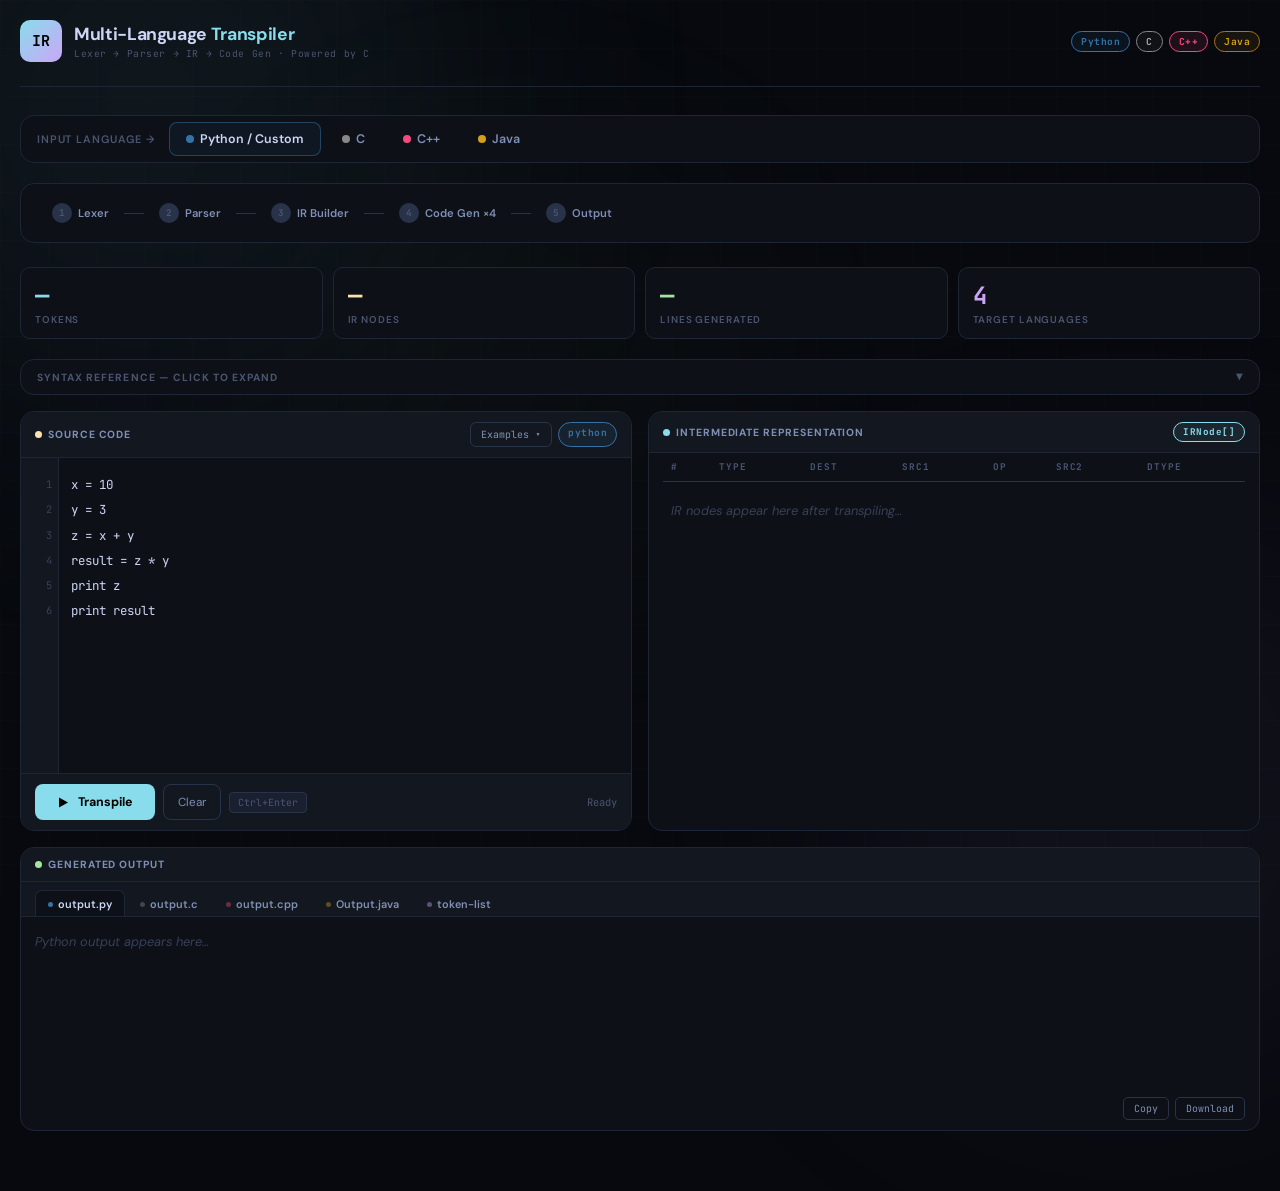
<file: index.html>
<!DOCTYPE html>
<html lang="en">
<head>
<meta charset="UTF-8"/>
<meta name="viewport" content="width=device-width,initial-scale=1"/>
<title>Multi-Language Transpiler v2</title>
<link rel="preconnect" href="https://fonts.googleapis.com"/>
<link href="https://fonts.googleapis.com/css2?family=JetBrains+Mono:ital,wght@0,400;0,500;0,700;1,400&family=DM+Sans:wght@400;500;600;700&display=swap" rel="stylesheet"/>
<style>
*,*::before,*::after{box-sizing:border-box;margin:0;padding:0}
:root{
  --bg:#07090e;--s1:#0d1017;--s2:#131820;--s3:#1a2030;
  --b1:#1e2636;--b2:#28334a;--b3:#374158;
  --tx:#cdd6f4;--t2:#7f8fb5;--t3:#4a5570;
  --acc:#89dceb;--acc2:#a6e3a1;--acc3:#f38ba8;--acc4:#fab387;--acc5:#cba6f7;--acc6:#f9e2af;
  --py:#3572A5;--c:#555555;--cpp:#f34b7d;--java:#b07219;
  --mono:'JetBrains Mono',monospace;
  --sans:'DM Sans',sans-serif;
  --r:10px;--r2:14px;
}
body{background:var(--bg);color:var(--tx);font-family:var(--sans);min-height:100vh;overflow-x:hidden}

/* grid */
body::before{content:'';position:fixed;inset:0;z-index:0;
  background-image:linear-gradient(rgba(137,220,235,.015) 1px,transparent 1px),
    linear-gradient(90deg,rgba(137,220,235,.015) 1px,transparent 1px);
  background-size:48px 48px;pointer-events:none}

/* glow orbs */
.orb{position:fixed;border-radius:50%;pointer-events:none;z-index:0;filter:blur(140px);opacity:.08}
.o1{width:600px;height:600px;background:#89dceb;top:-200px;left:-150px}
.o2{width:500px;height:500px;background:#cba6f7;bottom:-150px;right:-100px}
.o3{width:300px;height:300px;background:#a6e3a1;top:40%;left:40%;transform:translate(-50%,-50%)}

.app{position:relative;z-index:1;max-width:1400px;margin:0 auto;padding:0 20px 60px}

/* ── HEADER ── */
header{display:flex;align-items:center;justify-content:space-between;
  padding:20px 0 24px;border-bottom:1px solid var(--b1);margin-bottom:28px;flex-wrap:wrap;gap:12px}
.brand{display:flex;align-items:center;gap:12px}
.brand-icon{width:42px;height:42px;border-radius:10px;
  background:linear-gradient(135deg,var(--acc),var(--acc5));
  display:flex;align-items:center;justify-content:center;
  font-family:var(--mono);font-size:15px;font-weight:700;color:#000;flex-shrink:0}
.brand-name{font-size:1.1rem;font-weight:700;letter-spacing:-.02em}
.brand-name span{color:var(--acc)}
.brand-sub{font-family:var(--mono);font-size:.6rem;color:var(--t3);letter-spacing:.06em;margin-top:2px}
.badges{display:flex;gap:6px;flex-wrap:wrap}
.badge{padding:3px 9px;border-radius:99px;font-family:var(--mono);
  font-size:.6rem;font-weight:700;letter-spacing:.05em;border:1px solid}
.b-py{border-color:var(--py);color:var(--py);background:rgba(53,114,165,.1)}
.b-c{border-color:#888;color:#aaa;background:rgba(100,100,100,.1)}
.b-cpp{border-color:var(--cpp);color:var(--cpp);background:rgba(243,75,125,.1)}
.b-java{border-color:var(--java);color:#d4a017;background:rgba(176,114,25,.1)}

/* ── LANG SELECTOR BAR ── */
.lang-bar{display:flex;align-items:center;gap:0;margin-bottom:20px;
  background:var(--s1);border:1px solid var(--b1);border-radius:var(--r2);
  padding:6px;flex-wrap:wrap;gap:4px}
.lang-label{font-size:.68rem;font-weight:600;letter-spacing:.08em;text-transform:uppercase;
  color:var(--t3);padding:0 10px;white-space:nowrap}
.lang-btn{display:flex;align-items:center;gap:6px;padding:8px 16px;border-radius:8px;
  border:1px solid transparent;font-family:var(--sans);font-size:.78rem;font-weight:600;
  cursor:pointer;background:transparent;color:var(--t2);transition:all .2s;white-space:nowrap}
.lang-btn:hover{background:var(--s2);color:var(--tx)}
.lang-btn.active{border-color:var(--b2);background:var(--s3);color:var(--tx)}
.lang-btn .ldot{width:8px;height:8px;border-radius:50%;flex-shrink:0}
.lang-btn[data-lang="python"] .ldot{background:var(--py)}
.lang-btn[data-lang="c"]      .ldot{background:#888}
.lang-btn[data-lang="cpp"]    .ldot{background:var(--cpp)}
.lang-btn[data-lang="java"]   .ldot{background:#d4a017}
.lang-btn.active[data-lang="python"]{border-color:rgba(53,114,165,.5);background:rgba(53,114,165,.08)}
.lang-btn.active[data-lang="c"]     {border-color:rgba(120,120,120,.4);background:rgba(100,100,100,.08)}
.lang-btn.active[data-lang="cpp"]   {border-color:rgba(243,75,125,.4);background:rgba(243,75,125,.08)}
.lang-btn.active[data-lang="java"]  {border-color:rgba(176,114,25,.4);background:rgba(176,114,25,.08)}

/* ── PIPELINE ── */
.pipeline{display:flex;align-items:center;gap:0;margin-bottom:24px;overflow-x:auto;padding:12px 16px;
  background:var(--s1);border:1px solid var(--b1);border-radius:var(--r2)}
.ph{display:flex;align-items:center;gap:6px;padding:6px 14px;border-radius:8px;
  border:1px solid transparent;flex-shrink:0;transition:all .3s}
.ph.on{border-color:rgba(137,220,235,.3);background:rgba(137,220,235,.07)}
.ph-n{width:20px;height:20px;border-radius:50%;background:var(--b2);color:var(--t3);
  display:flex;align-items:center;justify-content:center;
  font-family:var(--mono);font-size:.58rem;font-weight:700;transition:all .3s;flex-shrink:0}
.ph.on .ph-n{background:var(--acc);color:#000}
.ph-l{font-size:.7rem;font-weight:600;color:var(--t2);white-space:nowrap;transition:color .3s}
.ph.on .ph-l{color:var(--acc)}
.arr{width:20px;height:1px;background:var(--b2);flex-shrink:0;transition:background .3s}
.arr.on{background:rgba(137,220,235,.4)}

/* ── STATS ── */
.stats{display:grid;grid-template-columns:repeat(4,1fr);gap:10px;margin-bottom:20px}
@media(max-width:700px){.stats{grid-template-columns:1fr 1fr}}
.stat{background:var(--s1);border:1px solid var(--b1);border-radius:var(--r);padding:12px 14px;
  transition:border-color .3s}
.stat.pulse{border-color:var(--acc);animation:pulse .6s ease}
@keyframes pulse{0%,100%{border-color:var(--b1)}50%{border-color:var(--acc)}}
.sv{font-size:1.5rem;font-weight:700;letter-spacing:-.04em;font-family:var(--mono)}
.sl{font-size:.62rem;font-weight:600;letter-spacing:.09em;text-transform:uppercase;color:var(--t3);margin-top:2px}

/* ── MAIN LAYOUT ── */
.layout{display:grid;grid-template-columns:1fr 1fr;gap:16px;margin-bottom:16px}
@media(max-width:960px){.layout{grid-template-columns:1fr}}

/* ── PANELS ── */
.panel{background:var(--s1);border:1px solid var(--b1);border-radius:var(--r2);
  overflow:hidden;display:flex;flex-direction:column}
.ph-hd{display:flex;align-items:center;justify-content:space-between;
  padding:10px 14px;border-bottom:1px solid var(--b1);background:var(--s2)}
.ph-title{display:flex;align-items:center;gap:6px;font-size:.65rem;
  font-weight:700;letter-spacing:.09em;text-transform:uppercase;color:var(--t2)}
.dot{width:7px;height:7px;border-radius:50%}
.d-acc{background:var(--acc)} .d-a2{background:var(--acc2)} .d-a3{background:var(--acc3)}
.d-a4{background:var(--acc4)} .d-a5{background:var(--acc5)} .d-a6{background:var(--acc6)}

/* ── EDITOR ── */
.ed-wrap{position:relative;flex:1}
.lnums{position:absolute;left:0;top:0;bottom:0;width:38px;
  padding:14px 6px 14px 0;display:flex;flex-direction:column;align-items:flex-end;
  border-right:1px solid var(--b1);background:var(--s2);pointer-events:none;z-index:1;overflow:hidden}
.lnums span{font-family:var(--mono);font-size:.65rem;color:var(--b3);line-height:1.58rem;min-height:1.58rem}
textarea{width:100%;height:310px;background:transparent;color:var(--tx);
  font-family:var(--mono);font-size:.78rem;line-height:1.58rem;
  border:none;outline:none;resize:none;padding:14px 14px 14px 50px;caret-color:var(--acc)}
textarea::selection{background:rgba(137,220,235,.12)}
textarea::placeholder{color:var(--b3)}

/* ── EXAMPLES DRAWER ── */
.examples-btn{padding:5px 10px;font-family:var(--mono);font-size:.62rem;
  border:1px solid var(--b2);border-radius:6px;background:transparent;color:var(--t2);
  cursor:pointer;transition:all .15s}
.examples-btn:hover{border-color:var(--acc5);color:var(--acc5)}
.examples-drawer{display:none;border-top:1px solid var(--b1);background:var(--s2);padding:10px 14px}
.examples-drawer.open{display:block}
.ex-grid{display:grid;grid-template-columns:repeat(auto-fill,minmax(140px,1fr));gap:6px;margin-top:8px}
.ex-title{font-size:.62rem;font-weight:700;letter-spacing:.08em;text-transform:uppercase;color:var(--t3)}
.ex-btn{padding:6px 10px;background:var(--s3);border:1px solid var(--b2);border-radius:6px;
  font-family:var(--sans);font-size:.72rem;color:var(--t2);cursor:pointer;transition:all .15s;text-align:left}
.ex-btn:hover{border-color:var(--acc5);color:var(--tx);background:var(--b1)}
.ex-btn .ex-lang{font-family:var(--mono);font-size:.58rem;font-weight:700;
  display:block;margin-bottom:2px;opacity:.7}

/* ── RUN BAR ── */
.run-bar{display:flex;align-items:center;gap:8px;padding:10px 14px;
  border-top:1px solid var(--b1);background:var(--s2);flex-wrap:wrap}
.btn-run{display:flex;align-items:center;gap:8px;padding:10px 22px;
  background:var(--acc);color:#000;font-family:var(--sans);font-size:.78rem;font-weight:700;
  border:none;border-radius:8px;cursor:pointer;transition:all .2s;white-space:nowrap}
.btn-run:hover:not(:disabled){background:#9de8f0;transform:translateY(-1px)}
.btn-run:disabled{opacity:.35;cursor:not-allowed}
.btn-run svg{width:13px;height:13px;flex-shrink:0}
.btn-clr{padding:9px 14px;background:transparent;border:1px solid var(--b2);border-radius:8px;
  color:var(--t2);font-family:var(--sans);font-size:.73rem;cursor:pointer;transition:all .2s}
.btn-clr:hover{border-color:var(--acc3);color:var(--acc3)}
.shortcut{font-family:var(--mono);font-size:.62rem;padding:3px 8px;background:var(--s3);
  border:1px solid var(--b2);border-radius:4px;color:var(--t3)}
.status{font-family:var(--mono);font-size:.65rem;color:var(--t3);margin-left:auto}
.status.run{color:var(--acc)}
.status.err{color:var(--acc3)}
.status.ok {color:var(--acc2)}

/* ── SPINNER ── */
@keyframes spin{to{transform:rotate(360deg)}}
.spin{width:13px;height:13px;border:2px solid rgba(0,0,0,.2);border-top-color:#000;
  border-radius:50%;animation:spin .6s linear infinite;flex-shrink:0}

/* ── IR TABLE ── */
.ir-scroll{overflow:auto;flex:1;padding:0 14px 14px}
table{width:100%;border-collapse:collapse;font-family:var(--mono);font-size:.7rem}
thead tr{border-bottom:1px solid var(--b2)}
th{text-align:left;padding:8px 8px;font-size:.58rem;letter-spacing:.1em;
  text-transform:uppercase;color:var(--t3);font-weight:700;white-space:nowrap}
td{padding:6px 8px;border-bottom:1px solid var(--b1);white-space:nowrap;vertical-align:middle}
tr:last-child td{border-bottom:none}
tbody tr:hover td{background:rgba(255,255,255,.015)}
.irt{display:inline-flex;align-items:center;padding:2px 7px;border-radius:4px;
  font-size:.58rem;font-weight:700;letter-spacing:.05em}
.ia{background:rgba(137,220,235,.1);color:var(--acc)}
.ib{background:rgba(249,226,175,.1);color:var(--acc6)}
.ip{background:rgba(166,227,161,.1);color:var(--acc2)}
.ii{background:rgba(243,139,168,.1);color:var(--acc3)}
.iw{background:rgba(203,166,247,.1);color:var(--acc5)}
.iff{background:rgba(250,179,135,.1);color:var(--acc4)}
.ir2{background:rgba(137,220,235,.07);color:var(--t2)}

/* ── OUTPUT PANEL ── */
.tab-bar{display:flex;gap:2px;padding:8px 14px 0;border-bottom:1px solid var(--b1);
  background:var(--s2);overflow-x:auto}
.tab{display:flex;align-items:center;gap:5px;padding:6px 12px;border-radius:7px 7px 0 0;
  border:1px solid transparent;border-bottom:none;font-size:.68rem;font-weight:600;
  cursor:pointer;transition:all .15s;white-space:nowrap;background:transparent;color:var(--t2);
  margin-bottom:-1px}
.tab:hover{color:var(--tx);background:var(--s1)}
.tab.on{border-color:var(--b1);border-bottom-color:var(--s1);background:var(--s1);color:var(--tx)}
.tab .tdot{width:5px;height:5px;border-radius:50%;opacity:.4}
.tab.on .tdot{opacity:1}
.code-out{display:none;padding:14px;font-family:var(--mono);font-size:.76rem;line-height:1.72;
  color:var(--tx);white-space:pre;overflow-x:auto;min-height:180px}
.code-out.on{display:block}
.ph-txt{color:var(--b3);font-style:italic;font-family:var(--sans);font-size:.8rem}
.out-actions{display:flex;align-items:center;gap:6px;padding:0 14px 10px;justify-content:flex-end}
.copy-btn,.dl-btn{padding:4px 10px;font-family:var(--mono);font-size:.62rem;
  border:1px solid var(--b2);border-radius:5px;background:transparent;cursor:pointer;transition:all .15s}
.copy-btn{color:var(--t2)}
.copy-btn:hover{border-color:var(--acc);color:var(--acc)}
.copy-btn.ok{border-color:var(--acc2);color:var(--acc2)}
.dl-btn{color:var(--t2)}
.dl-btn:hover{border-color:var(--acc5);color:var(--acc5)}

/* ── ERRORS ── */
.err-wrap{display:none;padding:0 20px 0}
.err-wrap.show{display:block;margin-bottom:14px}
.err-box{padding:10px 14px;background:rgba(243,139,168,.06);border:1px solid rgba(243,139,168,.25);
  border-radius:8px;font-family:var(--mono);font-size:.7rem;color:var(--acc3);line-height:1.7}

/* ── SYNTAX GUIDE (collapsible) ── */
.guide-wrap{background:var(--s1);border:1px solid var(--b1);border-radius:var(--r2);
  margin-bottom:16px;overflow:hidden}
.guide-header{display:flex;align-items:center;justify-content:space-between;
  padding:10px 16px;cursor:pointer;user-select:none}
.guide-title{font-size:.65rem;font-weight:700;letter-spacing:.1em;text-transform:uppercase;color:var(--t3)}
.guide-toggle{font-size:.7rem;color:var(--t3);font-family:var(--mono);transition:transform .2s}
.guide-toggle.open{transform:rotate(180deg)}
.guide-body{display:none;padding:0 16px 14px;border-top:1px solid var(--b1)}
.guide-body.open{display:block}
.lang-tabs-guide{display:flex;gap:4px;margin-bottom:10px;padding-top:12px}
.lgt{padding:5px 12px;border-radius:6px;font-size:.68rem;font-weight:600;
  border:1px solid var(--b2);background:transparent;color:var(--t2);cursor:pointer;transition:all .15s}
.lgt.on{background:var(--s3);color:var(--tx);border-color:var(--b3)}
.syntax-block{display:none;font-family:var(--mono);font-size:.72rem;line-height:1.9;color:var(--t2)}
.syntax-block.on{display:block}
.syntax-block .kw{color:var(--acc5)} .syntax-block .cm{color:var(--t3);font-style:italic}
.syntax-block .vr{color:var(--acc)} .syntax-block .nm{color:var(--acc6)}
.syntax-block .op{color:var(--acc2)}

/* ── DIFF VIEW ── */
.diff-wrap{display:none;background:var(--s1);border:1px solid var(--b1);border-radius:var(--r2);
  margin-bottom:16px;overflow:hidden}
.diff-wrap.show{display:block}
.diff-hd{display:flex;align-items:center;justify-content:space-between;
  padding:10px 16px;border-bottom:1px solid var(--b1);background:var(--s2)}
.diff-title{font-size:.65rem;font-weight:700;letter-spacing:.1em;text-transform:uppercase;color:var(--t3)}
.diff-grid{display:grid;grid-template-columns:1fr 1fr;gap:0}
@media(max-width:800px){.diff-grid{grid-template-columns:1fr}}
.diff-pane{padding:14px;font-family:var(--mono);font-size:.72rem;line-height:1.7;
  border-right:1px solid var(--b1);white-space:pre;overflow-x:auto}
.diff-pane:last-child{border-right:none}
.diff-pane-hd{font-size:.6rem;font-weight:700;letter-spacing:.08em;text-transform:uppercase;
  color:var(--t3);margin-bottom:8px}

/* ── SYNTAX HIGHLIGHT CLASSES ── */
.kw{color:#cba6f7} .fn{color:#89dceb} .str{color:#a6e3a1} .num{color:#f9e2af}
.cm{color:#45475a;font-style:italic} .tp{color:#89b4fa} .op{color:#89dceb}

/* ── ANIMATIONS ── */
@keyframes fadeUp{from{opacity:0;transform:translateY(5px)}to{opacity:1;transform:none}}
.fu{animation:fadeUp .22s ease forwards}

/* ── SCROLLBAR ── */
::-webkit-scrollbar{width:5px;height:5px}
::-webkit-scrollbar-track{background:transparent}
::-webkit-scrollbar-thumb{background:var(--b2);border-radius:3px}
::-webkit-scrollbar-thumb:hover{background:var(--b3)}
</style>
</head>
<body>
<div class="o1 orb"></div><div class="o2 orb"></div><div class="o3 orb"></div>

<div class="app">

<!-- HEADER -->
<header>
  <div class="brand">
    <div class="brand-icon">IR</div>
    <div>
      <div class="brand-name">Multi-Language <span>Transpiler</span></div>
      <div class="brand-sub">Lexer → Parser → IR → Code Gen · Powered by C</div>
    </div>
  </div>
  <div class="badges">
    <span class="badge b-py">Python</span>
    <span class="badge b-c">C</span>
    <span class="badge b-cpp">C++</span>
    <span class="badge b-java">Java</span>
  </div>
</header>

<!-- SOURCE LANGUAGE SELECTOR -->
<div class="lang-bar">
  <span class="lang-label">Input Language →</span>
  <button class="lang-btn active" data-lang="python" onclick="setLang(this)">
    <div class="ldot"></div>Python / Custom
  </button>
  <button class="lang-btn" data-lang="c" onclick="setLang(this)">
    <div class="ldot"></div>C
  </button>
  <button class="lang-btn" data-lang="cpp" onclick="setLang(this)">
    <div class="ldot"></div>C++
  </button>
  <button class="lang-btn" data-lang="java" onclick="setLang(this)">
    <div class="ldot"></div>Java
  </button>
</div>

<!-- PIPELINE -->
<div class="pipeline" id="pipeline">
  <div class="ph" id="ph0"><div class="ph-n">1</div><span class="ph-l">Lexer</span></div>
  <div class="arr" id="ar0"></div>
  <div class="ph" id="ph1"><div class="ph-n">2</div><span class="ph-l">Parser</span></div>
  <div class="arr" id="ar1"></div>
  <div class="ph" id="ph2"><div class="ph-n">3</div><span class="ph-l">IR Builder</span></div>
  <div class="arr" id="ar2"></div>
  <div class="ph" id="ph3"><div class="ph-n">4</div><span class="ph-l">Code Gen ×4</span></div>
  <div class="arr" id="ar3"></div>
  <div class="ph" id="ph4"><div class="ph-n">5</div><span class="ph-l">Output</span></div>
</div>

<!-- STATS -->
<div class="stats">
  <div class="stat" id="st0"><div class="sv" id="sv0" style="color:var(--acc)">—</div><div class="sl">Tokens</div></div>
  <div class="stat" id="st1"><div class="sv" id="sv1" style="color:var(--acc6)">—</div><div class="sl">IR Nodes</div></div>
  <div class="stat" id="st2"><div class="sv" id="sv2" style="color:var(--acc2)">—</div><div class="sl">Lines Generated</div></div>
  <div class="stat" id="st3"><div class="sv" id="sv3" style="color:var(--acc5)">4</div><div class="sl">Target Languages</div></div>
</div>

<!-- SYNTAX GUIDE -->
<div class="guide-wrap">
  <div class="guide-header" onclick="toggleGuide()">
    <span class="guide-title">Syntax Reference — click to expand</span>
    <span class="guide-toggle" id="guide-toggle">▼</span>
  </div>
  <div class="guide-body" id="guide-body">
    <div class="lang-tabs-guide">
      <button class="lgt on" onclick="showGuide('python',this)">Python/Custom</button>
      <button class="lgt" onclick="showGuide('c',this)">C</button>
      <button class="lgt" onclick="showGuide('cpp',this)">C++</button>
      <button class="lgt" onclick="showGuide('java',this)">Java</button>
    </div>
    <div class="syntax-block on" id="guide-python">
<span class="vr">x</span> <span class="op">=</span> <span class="nm">5</span>             <span class="cm"># assign number</span>
<span class="vr">z</span> <span class="op">=</span> <span class="vr">x</span> <span class="op">+</span> <span class="vr">y</span>          <span class="cm"># arithmetic  (+  -  *  /  %)</span>
<span class="kw">print</span> <span class="vr">x</span>             <span class="cm"># print (or print(x))</span>
<span class="kw">if</span> <span class="vr">x</span> <span class="op">></span> <span class="nm">5</span> <span class="op">:</span>          <span class="cm"># if condition  (>  <  ==  !=  >=  <=)</span>
    <span class="vr">y</span> <span class="op">=</span> <span class="vr">x</span> <span class="op">*</span> <span class="nm">2</span>
<span class="kw">else</span> <span class="op">:</span>
    <span class="vr">y</span> <span class="op">=</span> <span class="nm">0</span>
<span class="kw">while</span> <span class="vr">x</span> <span class="op"><</span> <span class="nm">10</span> <span class="op">:</span>
    <span class="vr">x</span> <span class="op">=</span> <span class="vr">x</span> <span class="op">+</span> <span class="nm">1</span>
<span class="kw">return</span> <span class="vr">x</span>
</div>
    <div class="syntax-block" id="guide-c">
<span class="tp">int</span> <span class="vr">x</span> <span class="op">=</span> <span class="nm">5</span>;              <span class="cm">// declare and assign</span>
<span class="vr">x</span> <span class="op">=</span> <span class="vr">a</span> <span class="op">+</span> <span class="vr">b</span>;              <span class="cm">// arithmetic</span>
<span class="fn">printf</span>(<span class="str">"%d"</span>, <span class="vr">x</span>);        <span class="cm">// print → IR_PRINT</span>
<span class="kw">if</span> (<span class="vr">x</span> <span class="op">></span> <span class="nm">5</span>) { ... }      <span class="cm">// if block</span>
<span class="kw">else</span> { ... }
<span class="kw">while</span> (<span class="vr">x</span> <span class="op"><</span> <span class="nm">10</span>) { ... }
<span class="kw">for</span> (<span class="tp">int</span> <span class="vr">i</span><span class="op">=</span><span class="nm">0</span>; <span class="vr">i</span><span class="op"><</span><span class="nm">5</span>; <span class="vr">i</span>++) { ... }
<span class="kw">return</span> <span class="vr">x</span>;
</div>
    <div class="syntax-block" id="guide-cpp">
<span class="tp">auto</span> <span class="vr">x</span> <span class="op">=</span> <span class="nm">5</span>;              <span class="cm">// auto type deduction</span>
<span class="tp">int</span> <span class="vr">y</span> <span class="op">=</span> <span class="vr">x</span> <span class="op">+</span> <span class="nm">3</span>;
<span class="fn">cout</span> <span class="op"><<</span> <span class="vr">x</span> <span class="op"><<</span> <span class="fn">endl</span>;       <span class="cm">// print → IR_PRINT</span>
<span class="kw">if</span> (<span class="vr">x</span> <span class="op">></span> <span class="nm">5</span>) { ... }
<span class="kw">while</span> (<span class="vr">x</span> <span class="op"><</span> <span class="nm">10</span>) { ... }
<span class="kw">for</span> (<span class="tp">auto</span> <span class="vr">i</span><span class="op">=</span><span class="nm">0</span>; <span class="vr">i</span><span class="op"><</span><span class="nm">5</span>; <span class="vr">i</span>++) { ... }
<span class="kw">return</span> <span class="nm">0</span>;
</div>
    <div class="syntax-block" id="guide-java">
<span class="tp">int</span> <span class="vr">x</span> <span class="op">=</span> <span class="nm">5</span>;
<span class="tp">int</span> <span class="vr">z</span> <span class="op">=</span> <span class="vr">x</span> <span class="op">+</span> <span class="vr">y</span>;
<span class="fn">System</span>.<span class="fn">out</span>.<span class="fn">println</span>(<span class="vr">x</span>);   <span class="cm">// print → IR_PRINT</span>
<span class="kw">if</span> (<span class="vr">x</span> <span class="op">></span> <span class="nm">5</span>) { ... }
<span class="kw">while</span> (<span class="vr">x</span> <span class="op"><</span> <span class="nm">20</span>) { ... }
<span class="kw">for</span> (<span class="tp">int</span> <span class="vr">i</span><span class="op">=</span><span class="nm">0</span>; <span class="vr">i</span><span class="op"><</span><span class="nm">5</span>; <span class="vr">i</span>++) { ... }
<span class="kw">return</span>;
</div>
  </div>
</div>

<!-- MAIN LAYOUT: Editor + IR -->
<div class="layout">

  <!-- Editor -->
  <div class="panel">
    <div class="ph-hd">
      <div class="ph-title"><div class="dot d-a6"></div>Source Code</div>
      <div style="display:flex;gap:6px">
        <button class="examples-btn" onclick="toggleExamples()">Examples ▾</button>
        <span id="lang-pill" class="badge b-py" style="font-size:.6rem">python</span>
      </div>
    </div>
    <!-- Examples drawer -->
    <div class="examples-drawer" id="ex-drawer">
      <div class="ex-title">Load example:</div>
      <div class="ex-grid" id="ex-grid"></div>
    </div>
    <div class="ed-wrap">
      <div class="lnums" id="lnums"><span>1</span></div>
      <textarea id="src" spellcheck="false" autocorrect="off" autocapitalize="off"
        placeholder="Write your code here…"></textarea>
    </div>
    <div class="run-bar">
      <button class="btn-run" id="btn-run" onclick="transpile()">
        <svg viewBox="0 0 13 13" fill="currentColor"><path d="M2 1.5l9 5-9 5V1.5z"/></svg>
        Transpile
      </button>
      <button class="btn-clr" onclick="clearAll()">Clear</button>
      <span class="shortcut">Ctrl+Enter</span>
      <span class="status" id="status">Ready</span>
    </div>
  </div>

  <!-- IR Table -->
  <div class="panel">
    <div class="ph-hd">
      <div class="ph-title"><div class="dot d-acc"></div>Intermediate Representation</div>
      <span class="badge" style="border-color:var(--acc);color:var(--acc);background:rgba(137,220,235,.07);font-size:.58rem">IRNode[]</span>
    </div>
    <div class="ir-scroll" id="ir-scroll">
      <table>
        <thead><tr><th>#</th><th>Type</th><th>dest</th><th>src1</th><th>op</th><th>src2</th><th>dtype</th></tr></thead>
        <tbody id="ir-body">
          <tr><td colspan="7" class="ph-txt" style="padding:20px 8px">IR nodes appear here after transpiling…</td></tr>
        </tbody>
      </table>
    </div>
  </div>
</div>

<!-- ERRORS -->
<div class="err-wrap" id="err-wrap">
  <div class="err-box" id="err-box"></div>
</div>

<!-- DIFF VIEW (source vs target) -->
<div class="diff-wrap" id="diff-wrap">
  <div class="diff-hd">
    <span class="diff-title">Side-by-side diff view</span>
    <div style="display:flex;gap:6px">
      <select id="diff-lang" style="background:var(--s3);border:1px solid var(--b2);color:var(--t2);border-radius:5px;padding:3px 8px;font-size:.68rem;font-family:var(--sans)">
        <option value="python">→ Python</option>
        <option value="c">→ C</option>
        <option value="cpp">→ C++</option>
        <option value="java">→ Java</option>
      </select>
      <button onclick="document.getElementById('diff-wrap').classList.remove('show')" style="background:transparent;border:1px solid var(--b2);color:var(--t2);border-radius:5px;padding:3px 8px;font-size:.65rem;cursor:pointer">✕</button>
    </div>
  </div>
  <div class="diff-grid">
    <div class="diff-pane"><div class="diff-pane-hd" id="diff-src-lbl">Source</div><div id="diff-src"></div></div>
    <div class="diff-pane"><div class="diff-pane-hd" id="diff-dst-lbl">Output</div><div id="diff-dst"></div></div>
  </div>
</div>

<!-- OUTPUT PANEL -->
<div class="panel out-panel">
  <div class="ph-hd">
    <div class="ph-title"><div class="dot d-a2"></div>Generated Output</div>
    <div style="display:flex;gap:6px">
      <button class="examples-btn" onclick="showDiff()" id="diff-btn" style="display:none">⇄ Diff</button>
    </div>
  </div>
  <div class="tab-bar">
    <div class="tab on"  id="tab-python" onclick="switchTab('python')"><div class="tdot" style="background:var(--py)"></div>output.py</div>
    <div class="tab"     id="tab-c"      onclick="switchTab('c')"     ><div class="tdot" style="background:#888"></div>output.c</div>
    <div class="tab"     id="tab-cpp"    onclick="switchTab('cpp')"   ><div class="tdot" style="background:var(--cpp)"></div>output.cpp</div>
    <div class="tab"     id="tab-java"   onclick="switchTab('java')"  ><div class="tdot" style="background:#d4a017"></div>Output.java</div>
    <div class="tab"     id="tab-tokens" onclick="switchTab('tokens')"><div class="tdot" style="background:var(--acc5)"></div>token-list</div>
  </div>
  <div class="code-out on" id="out-python"><span class="ph-txt">Python output appears here…</span></div>
  <div class="code-out"    id="out-c"     ><span class="ph-txt">C output appears here…</span></div>
  <div class="code-out"    id="out-cpp"   ><span class="ph-txt">C++ output appears here…</span></div>
  <div class="code-out"    id="out-java"  ><span class="ph-txt">Java output appears here…</span></div>
  <div class="code-out"    id="out-tokens"><span class="ph-txt">Token list appears here…</span></div>
  <div class="out-actions">
    <button class="copy-btn" id="cpbtn" onclick="copyActive()">Copy</button>
    <button class="dl-btn" onclick="downloadActive()">Download</button>
  </div>
</div>

</div><!-- .app -->

<script>
/* ═══════════════════════════════════════════════════
   STATE
═══════════════════════════════════════════════════ */
let currentLang = 'python';
let lastData = null;

const LANG_COLORS = {python:'var(--py)',c:'#888',cpp:'var(--cpp)',java:'#d4a017'};
const LANG_EXTS   = {python:'py',c:'c',cpp:'cpp',java:'java'};
const TAB_IDS     = ['python','c','cpp','java','tokens'];

/* ═══════════════════════════════════════════════════
   EXAMPLE PROGRAMS
═══════════════════════════════════════════════════ */
const EXAMPLES = {
  python: [
    { label:'Arithmetic', code:`x = 10\ny = 3\nz = x + y\nresult = z * y\nprint z\nprint result` },
    { label:'If/Else',    code:`a = 15\nb = 10\nif a > b\n    big = a\nelse\n    big = b\nprint big` },
    { label:'While loop', code:`x = 1\nsum = 0\nwhile x < 6\n    sum = sum + x\n    x = x + 1\nprint sum` },
  ],
  c: [
    { label:'Arithmetic', code:`#include <stdio.h>\nint main() {\n    int x = 10;\n    int y = 3;\n    int z = x + y;\n    printf("%d", z);\n    return 0;\n}` },
    { label:'If/Else',    code:`#include <stdio.h>\nint main() {\n    int a = 15;\n    int b = 10;\n    if (a > b) {\n        int big = a;\n        printf("%d", big);\n    } else {\n        printf("%d", b);\n    }\n    return 0;\n}` },
    { label:'For loop',   code:`#include <stdio.h>\nint main() {\n    int sum = 0;\n    for (int i = 1; i < 6; i++) {\n        sum = sum + i;\n    }\n    printf("%d", sum);\n    return 0;\n}` },
  ],
  cpp: [
    { label:'Arithmetic', code:`#include <iostream>\nusing namespace std;\nint main() {\n    auto x = 10;\n    auto y = 3;\n    auto z = x + y;\n    cout << z << endl;\n    return 0;\n}` },
    { label:'If/While',   code:`#include <iostream>\nusing namespace std;\nint main() {\n    int x = 1;\n    int s = 0;\n    while (x < 6) {\n        s = s + x;\n        x = x + 1;\n    }\n    cout << s << endl;\n    return 0;\n}` },
    { label:'For loop',   code:`#include <iostream>\nusing namespace std;\nint main() {\n    for (auto i = 0; i < 5; i++) {\n        auto sq = i * i;\n        cout << sq << endl;\n    }\n    return 0;\n}` },
  ],
  java: [
    { label:'Arithmetic', code:`public class Test {\n    public static void main(String[] args) {\n        int x = 10;\n        int y = 3;\n        int z = x + y;\n        System.out.println(z);\n    }\n}` },
    { label:'If/Else',    code:`public class Test {\n    public static void main(String[] args) {\n        int a = 20;\n        int b = 15;\n        if (a > b) {\n            int diff = a - b;\n            System.out.println(diff);\n        } else {\n            System.out.println(b);\n        }\n    }\n}` },
    { label:'For loop',   code:`public class Test {\n    public static void main(String[] args) {\n        int sum = 0;\n        for (int i = 1; i < 6; i++) {\n            sum = sum + i;\n        }\n        System.out.println(sum);\n    }\n}` },
  ],
};

/* ═══════════════════════════════════════════════════
   INIT
═══════════════════════════════════════════════════ */
function init() {
  buildExamples();
  loadExample(EXAMPLES.python[0]);
  updateLineNums();
}

function buildExamples() {
  const grid = document.getElementById('ex-grid');
  grid.innerHTML = '';
  const exs = EXAMPLES[currentLang] || [];
  exs.forEach(ex => {
    const b = document.createElement('button');
    b.className = 'ex-btn';
    b.innerHTML = `<span class="ex-lang">${currentLang}</span>${ex.label}`;
    b.onclick = () => { loadExample(ex); toggleExamples(false); };
    grid.appendChild(b);
  });
}

function loadExample(ex) {
  document.getElementById('src').value = ex.code;
  updateLineNums();
}

/* ═══════════════════════════════════════════════════
   LANGUAGE SELECTION
═══════════════════════════════════════════════════ */
function setLang(btn) {
  document.querySelectorAll('.lang-btn').forEach(b => b.classList.remove('active'));
  btn.classList.add('active');
  currentLang = btn.dataset.lang;

  /* update pill */
  const pill = document.getElementById('lang-pill');
  pill.textContent = currentLang;
  pill.className = 'badge b-' + (currentLang === 'cpp' ? 'cpp' : currentLang);

  buildExamples();
  /* auto-load first example */
  const exs = EXAMPLES[currentLang];
  if (exs && exs.length) loadExample(exs[0]);
}

/* ═══════════════════════════════════════════════════
   PIPELINE ANIMATION
═══════════════════════════════════════════════════ */
function setPipeline(n) {
  for(let i=0;i<5;i++) document.getElementById('ph'+i).classList.toggle('on',i<=n);
  for(let i=0;i<4;i++) document.getElementById('ar'+i).classList.toggle('on',i<n);
}
function resetPipeline(){ for(let i=0;i<5;i++) document.getElementById('ph'+i).classList.remove('on'); for(let i=0;i<4;i++) document.getElementById('ar'+i).classList.remove('on'); }
function delay(ms){ return new Promise(r=>setTimeout(r,ms)); }

/* ═══════════════════════════════════════════════════
   MAIN TRANSPILE
═══════════════════════════════════════════════════ */
async function transpile() {
  const src = document.getElementById('src').value.trim();
  if (!src) return;

  const btn = document.getElementById('btn-run');
  const status = document.getElementById('status');
  const errWrap = document.getElementById('err-wrap');

  btn.disabled = true;
  btn.innerHTML = '<div class="spin"></div>Running C engine…';
  status.className = 'status run'; status.textContent = 'Lexing…';
  errWrap.className = 'err-wrap';
  resetPipeline();

  /* animate pipeline */
  const steps = ['Lexing…','Parsing…','Building IR…','Generating code…','Done!'];
  for (let i=0;i<4;i++) { await delay(100); setPipeline(i); status.textContent=steps[i]; }

  let data;
  try {
    const res = await fetch('/transpile', {
      method:'POST',
      headers:{'Content-Type':'text/plain; charset=utf-8'},
      body: currentLang + '\n' + src
    });
    if (!res.ok) throw new Error('HTTP '+res.status);
    data = await res.json();
  } catch(e) {
    status.textContent = 'Error: '+e.message; status.className='status err';
    document.getElementById('err-box').textContent = '⚠ Server unreachable.\nMake sure server.py is running:\n  python3 server.py';
    errWrap.className = 'err-wrap show';
    btn.disabled=false; btn.innerHTML='<svg viewBox="0 0 13 13" fill="currentColor"><path d="M2 1.5l9 5-9 5V1.5z"/></svg>Transpile';
    return;
  }

  lastData = data;

  /* errors */
  if (data.errors && data.errors.length) {
    document.getElementById('err-box').textContent = data.errors.join('\n');
    errWrap.className = 'err-wrap show';
  }

  await delay(100); setPipeline(4);

  /* IR table */
  const irMap = {IR_ASSIGN:'ia',IR_BINOP:'ib',IR_PRINT:'ip',IR_IF:'ii',IR_ELSE:'ii',
                 IR_WHILE:'iw',IR_FOR:'iff',IR_RETURN:'ir2',IR_BLOCK_START:'ir2',IR_BLOCK_END:'ir2'};
  const tbody = document.getElementById('ir-body');
  tbody.innerHTML = '';
  if (!data.ir || !data.ir.length) {
    tbody.innerHTML = '<tr><td colspan="7" class="ph-txt" style="padding:16px 8px">No IR nodes generated.</td></tr>';
  } else {
    data.ir.forEach((n,i)=>{
      const tr = document.createElement('tr');
      tr.className='fu'; tr.style.animationDelay=(i*30)+'ms';
      tr.innerHTML=`<td style="color:var(--t3)">${i}</td>
        <td><span class="irt ${irMap[n.type]||'ir2'}">${n.type}</span></td>
        <td style="color:var(--acc)">${esc(n.dest)||'—'}</td>
        <td style="color:var(--acc2)">${esc(n.src1)||'—'}</td>
        <td style="color:var(--acc6);font-weight:700">${esc(n.op)||'—'}</td>
        <td style="color:var(--acc2)">${esc(n.src2)||'—'}</td>
        <td style="color:var(--t3)">${esc(n.dtype)||'—'}</td>`;
      tbody.appendChild(tr);
    });
  }

  /* token list */
  const tokColours = {IDENT:'var(--tx)',NUMBER:'var(--acc6)',
    PRINT:'var(--acc5)',IF:'var(--acc5)',ELSE:'var(--acc5)',WHILE:'var(--acc5)',FOR:'var(--acc5)',RETURN:'var(--acc5)',
    INT:'var(--tp,#89b4fa)',FLOAT_KW:'var(--tp,#89b4fa)',CHAR_KW:'var(--tp,#89b4fa)',
    AUTO:'var(--tp,#89b4fa)',VOID:'var(--tp,#89b4fa)',BOOL:'var(--tp,#89b4fa)',
    ASSIGN:'var(--acc2)',PLUS:'var(--acc2)',MINUS:'var(--acc2)',STAR:'var(--acc2)',
    SLASH:'var(--acc2)',GT:'var(--acc2)',LT:'var(--acc2)',EQ:'var(--acc2)',NEQ:'var(--acc2)',
    LSHIFT:'var(--acc)',RSHIFT:'var(--acc)',COUT:'var(--acc3)',ENDL:'var(--acc3)',
    STRING:'var(--acc2)',NUMBER_:'var(--acc6)'};
  const tokLines = (data.tokens||[]).map((t,i)=>{
    const col = tokColours[t.type]||'var(--t2)';
    return `<span style="color:var(--t3)">${String(i).padStart(3,' ')}  </span>`
         + `<span style="color:${col};font-weight:700">${t.type.padEnd(12,' ')}</span>`
         + `  <span style="color:var(--acc2)">[${esc(t.lexeme)}]</span>`;
  });
  document.getElementById('out-tokens').innerHTML =
    `<span style="color:var(--t3);font-size:.65rem">No.  Type            Lexeme\n${'─'.repeat(40)}\n</span>`+tokLines.join('\n');

  /* code outputs with syntax highlighting */
  document.getElementById('out-python').innerHTML = hlPy(data.python||'');
  document.getElementById('out-c').innerHTML      = hlC(data.c||'');
  document.getElementById('out-cpp').innerHTML    = hlCpp(data.cpp||'');
  document.getElementById('out-java').innerHTML   = hlJava(data.java||'');

  /* stats */
  const lines = (data.python||'').split('\n').length + (data.c||'').split('\n').length +
                (data.cpp||'').split('\n').length + (data.java||'').split('\n').length;
  ['st0','st1','st2'].forEach(id=>{ document.getElementById(id).classList.add('pulse');
    setTimeout(()=>document.getElementById(id).classList.remove('pulse'),700); });
  countUp('sv0', (data.tokens||[]).length);
  countUp('sv1', (data.ir||[]).length);
  countUp('sv2', lines);

  document.getElementById('diff-btn').style.display = 'inline-block';

  btn.disabled=false; btn.innerHTML='<svg viewBox="0 0 13 13" fill="currentColor"><path d="M2 1.5l9 5-9 5V1.5z"/></svg>Transpile';
  status.className='status ok'; status.textContent=`✓ ${(data.ir||[]).length} IR nodes · ${(data.tokens||[]).length} tokens`;
}

/* ═══════════════════════════════════════════════════
   SYNTAX HIGHLIGHTERS
═══════════════════════════════════════════════════ */
const esc = s => String(s).replace(/&/g,'&amp;').replace(/</g,'&lt;').replace(/>/g,'&gt;');

function hlPy(code){
  return esc(code)
    .replace(/\b(print|if|else|while|for|in|range|return|pass|def|and|or|not|True|False|None)\b/g,'<span class="kw">$1</span>')
    .replace(/(#[^\n]*)/g,'<span class="cm">$1</span>')
    .replace(/\b(\d+\.?\d*)\b/g,'<span class="num">$1</span>');
}
function hlC(code){
  return esc(code)
    .replace(/\b(int|float|char|void|double|auto|return|if|else|while|for|printf|scanf|include|define)\b/g,'<span class="kw">$1</span>')
    .replace(/(\/\/[^\n]*)/g,'<span class="cm">$1</span>')
    .replace(/(\/\*[\s\S]*?\*\/)/g,'<span class="cm">$1</span>')
    .replace(/(#[a-z]+[^\n]*)/g,'<span class="cm">$1</span>')
    .replace(/("(?:[^"\\]|\\.)*")/g,'<span class="str">$1</span>')
    .replace(/\b(\d+\.?\d*)\b/g,'<span class="num">$1</span>');
}
function hlCpp(code){
  return esc(code)
    .replace(/\b(auto|int|float|char|void|double|return|if|else|while|for|cout|cin|endl|using|namespace|std|class|include)\b/g,'<span class="kw">$1</span>')
    .replace(/(\/\/[^\n]*)/g,'<span class="cm">$1</span>')
    .replace(/(#[a-z]+[^\n]*)/g,'<span class="cm">$1</span>')
    .replace(/("(?:[^"\\]|\\.)*")/g,'<span class="str">$1</span>')
    .replace(/\b(\d+\.?\d*)\b/g,'<span class="num">$1</span>');
}
function hlJava(code){
  return esc(code)
    .replace(/\b(public|class|static|void|int|float|double|if|else|while|for|return|new|String|System|out|println|false|true)\b/g,'<span class="kw">$1</span>')
    .replace(/(\/\/[^\n]*)/g,'<span class="cm">$1</span>')
    .replace(/("(?:[^"\\]|\\.)*")/g,'<span class="str">$1</span>')
    .replace(/\b(\d+\.?\d*)\b/g,'<span class="num">$1</span>');
}

/* ═══════════════════════════════════════════════════
   DIFF VIEW
═══════════════════════════════════════════════════ */
function showDiff(){
  if(!lastData) return;
  updateDiff();
  document.getElementById('diff-wrap').classList.add('show');
}
function updateDiff(){
  if(!lastData) return;
  const lang = document.getElementById('diff-lang').value;
  const src  = document.getElementById('src').value;
  const dst  = lastData[lang]||'';
  document.getElementById('diff-src').innerHTML = hlForLang(src, currentLang);
  document.getElementById('diff-dst').innerHTML = hlForLang(dst, lang);
  document.getElementById('diff-src-lbl').textContent = 'Source ('+currentLang+')';
  document.getElementById('diff-dst-lbl').textContent = 'Output ('+lang+')';
}
document.addEventListener('change', e=>{ if(e.target.id==='diff-lang') updateDiff(); });

function hlForLang(code, lang){
  if(lang==='python'||lang==='custom') return hlPy(code);
  if(lang==='c')    return hlC(code);
  if(lang==='cpp')  return hlCpp(code);
  if(lang==='java') return hlJava(code);
  return esc(code);
}

/* ═══════════════════════════════════════════════════
   HELPERS
═══════════════════════════════════════════════════ */
function switchTab(t){
  TAB_IDS.forEach(id=>{
    document.getElementById('out-'+id).classList.toggle('on',id===t);
    document.getElementById('tab-'+id).classList.toggle('on',id===t);
  });
}

function copyActive(){
  const el = document.querySelector('.code-out.on');
  const text = el ? el.innerText : '';
  navigator.clipboard.writeText(text).then(()=>{
    const b=document.getElementById('cpbtn');
    b.textContent='Copied!'; b.classList.add('ok');
    setTimeout(()=>{ b.textContent='Copy'; b.classList.remove('ok'); },1500);
  });
}

function downloadActive(){
  if(!lastData) return;
  const active = document.querySelector('.code-out.on');
  if(!active) return;
  const id = active.id.replace('out-','');
  const exts = {python:'py',c:'c',cpp:'cpp',java:'java',tokens:'txt'};
  const names = {python:'output',c:'output',cpp:'output',java:'Output',tokens:'tokens'};
  const text = active.innerText;
  const blob = new Blob([text], {type:'text/plain'});
  const a = document.createElement('a');
  a.href=URL.createObjectURL(blob); a.download=names[id]+'.'+(exts[id]||'txt'); a.click();
}

function clearAll(){
  document.getElementById('src').value='';
  document.getElementById('ir-body').innerHTML='<tr><td colspan="7" class="ph-txt" style="padding:20px 8px">IR nodes appear here after transpiling…</td></tr>';
  TAB_IDS.forEach(id=>document.getElementById('out-'+id).innerHTML='<span class="ph-txt">Will appear after transpiling…</span>');
  ['sv0','sv1','sv2'].forEach(id=>document.getElementById(id).textContent='—');
  document.getElementById('status').textContent='Ready'; document.getElementById('status').className='status';
  document.getElementById('err-wrap').className='err-wrap';
  document.getElementById('diff-btn').style.display='none';
  document.getElementById('diff-wrap').classList.remove('show');
  lastData=null; resetPipeline(); updateLineNums();
}

function countUp(id, target){
  const el=document.getElementById(id);
  let v=0; const step=Math.max(1,Math.ceil(target/14));
  const t=setInterval(()=>{ v=Math.min(v+step,target); el.textContent=v; if(v>=target)clearInterval(t); },25);
}

function updateLineNums(){
  const ta=document.getElementById('src');
  const n=ta.value.split('\n').length;
  document.getElementById('lnums').innerHTML=Array.from({length:Math.max(n,1)},(_,i)=>`<span>${i+1}</span>`).join('');
}

function toggleGuide(){
  const b=document.getElementById('guide-body'), t=document.getElementById('guide-toggle');
  b.classList.toggle('open'); t.classList.toggle('open');
}
function showGuide(lang,btn){
  document.querySelectorAll('.lgt').forEach(b=>b.classList.remove('on'));
  btn.classList.add('on');
  document.querySelectorAll('.syntax-block').forEach(b=>b.classList.remove('on'));
  document.getElementById('guide-'+lang).classList.add('on');
}

function toggleExamples(forceClose){
  const d=document.getElementById('ex-drawer');
  if(forceClose===false){ d.classList.remove('open'); return; }
  d.classList.toggle('open');
  buildExamples();
}

/* ── Keyboard shortcut ── */
document.getElementById('src').addEventListener('keydown',e=>{
  if((e.ctrlKey||e.metaKey)&&e.key==='Enter'){e.preventDefault();transpile();}
});
document.getElementById('src').addEventListener('input', updateLineNums);

init();
</script>
</body>
</html>
</file>
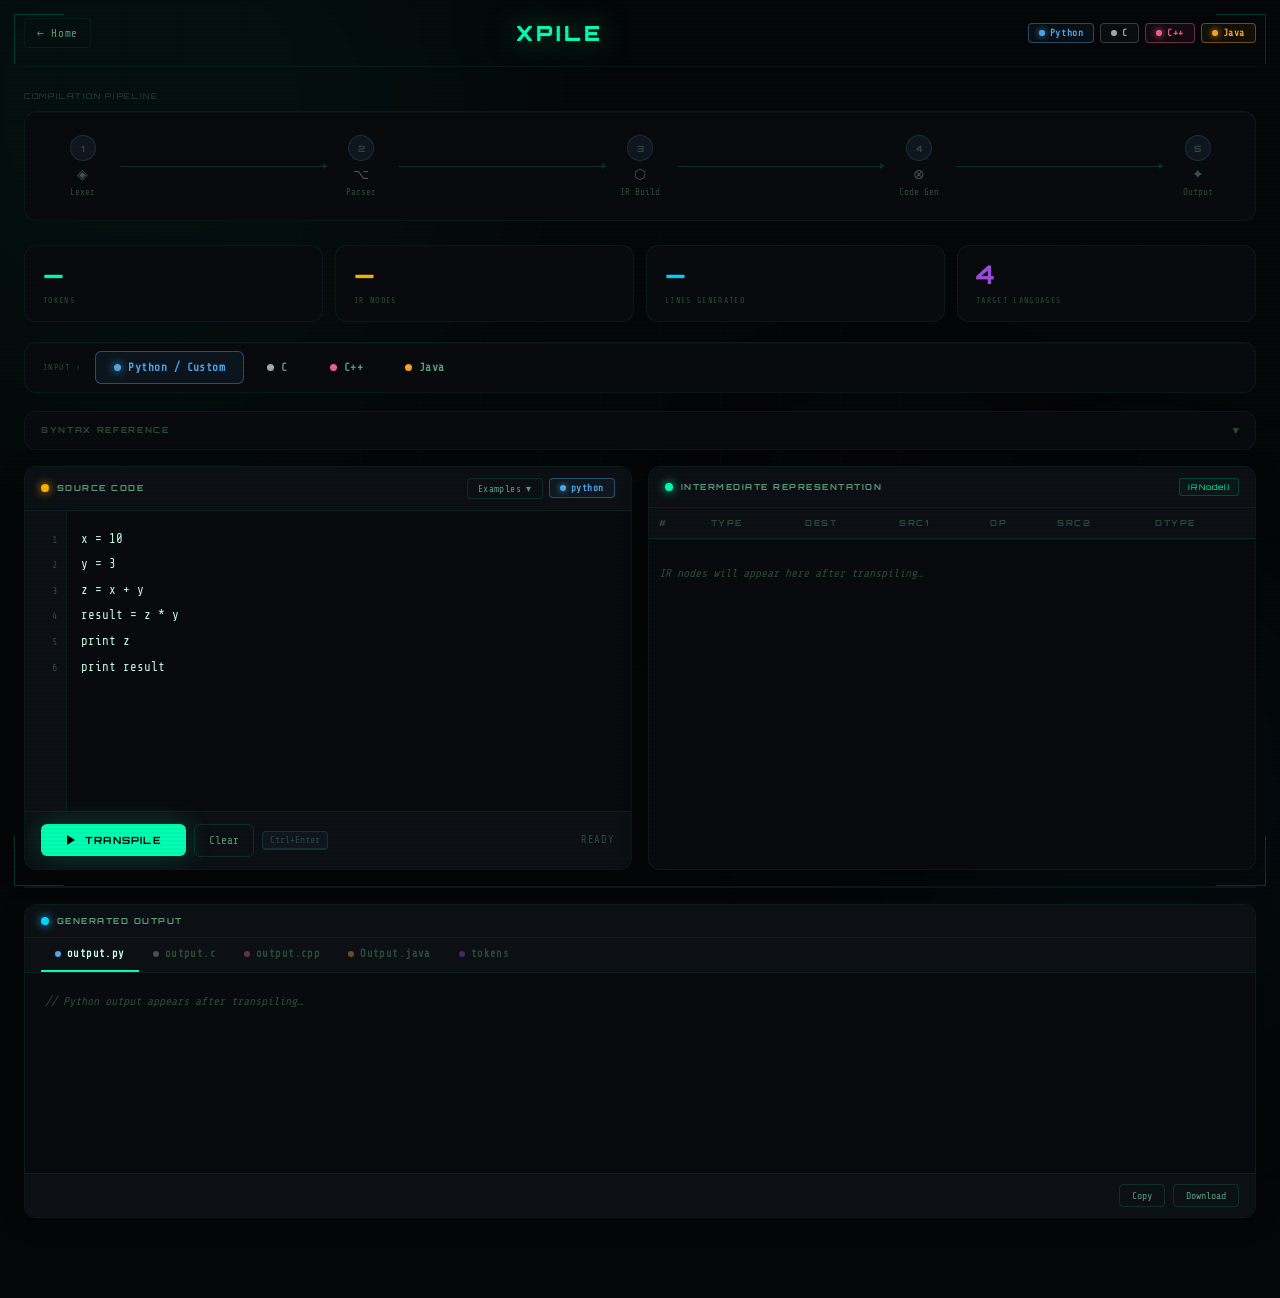
<file: app.html>
<!DOCTYPE html>
<html lang="en">
<head>
<meta charset="UTF-8"/>
<meta name="viewport" content="width=device-width,initial-scale=1"/>
<title>XPILE — Transpiler App</title>
<link rel="preconnect" href="https://fonts.googleapis.com"/>
<link href="https://fonts.googleapis.com/css2?family=Share+Tech+Mono&family=Orbitron:wght@400;600;700;900&family=Space+Mono:ital,wght@0,400;0,700;1,400&display=swap" rel="stylesheet"/>
<link rel="stylesheet" href="app.css"/>
</head>
<body>

<!-- LOADING SCREEN -->
<div class="loading-overlay" id="loader">
  <div class="load-logo">XPILE</div>
  <div class="load-bar"><div class="load-fill"></div></div>
  <div class="load-status" id="load-status">INITIALIZING ENGINE…</div>
</div>

<!-- CORNER DECORATIONS -->
<div class="corner corner-tl"></div>
<div class="corner corner-tr"></div>
<div class="corner corner-bl"></div>
<div class="corner corner-br"></div>

<!-- AMBIENT ORBS -->
<div class="orb o1"></div>
<div class="orb o2"></div>
<div class="orb o3"></div>

<div class="app">

  <!-- NAV -->
  <nav class="app-nav">
    <a href="home.html" class="nav-back">← Home</a>
    <div class="nav-logo">XPILE</div>
    <div class="nav-badges">
      <span class="nbadge nb-py"><span class="ndot"></span>Python</span>
      <span class="nbadge nb-c"><span class="ndot"></span>C</span>
      <span class="nbadge nb-cpp"><span class="ndot"></span>C++</span>
      <span class="nbadge nb-java"><span class="ndot"></span>Java</span>
    </div>
  </nav>

  <!-- PIPELINE BAR -->
  <div class="pipeline-section">
    <div class="pipeline-label">Compilation Pipeline</div>
    <div class="pipeline" id="pipeline">
      <div class="ph" id="ph0">
        <div class="ph-n">1</div>
        <span class="ph-icon">◈</span>
        <span class="ph-l">Lexer</span>
      </div>
      <div class="pipe-arrow" id="ar0"></div>
      <div class="ph" id="ph1">
        <div class="ph-n">2</div>
        <span class="ph-icon">⌥</span>
        <span class="ph-l">Parser</span>
      </div>
      <div class="pipe-arrow" id="ar1"></div>
      <div class="ph" id="ph2">
        <div class="ph-n">3</div>
        <span class="ph-icon">⬡</span>
        <span class="ph-l">IR Build</span>
      </div>
      <div class="pipe-arrow" id="ar2"></div>
      <div class="ph" id="ph3">
        <div class="ph-n">4</div>
        <span class="ph-icon">⊗</span>
        <span class="ph-l">Code Gen</span>
      </div>
      <div class="pipe-arrow" id="ar3"></div>
      <div class="ph" id="ph4">
        <div class="ph-n">5</div>
        <span class="ph-icon">✦</span>
        <span class="ph-l">Output</span>
      </div>
    </div>
  </div>

  <!-- STATS -->
  <div class="stats">
    <div class="stat st0" id="st0">
      <div class="sv" id="sv0">—</div>
      <div class="sl">Tokens</div>
    </div>
    <div class="stat st1" id="st1">
      <div class="sv" id="sv1">—</div>
      <div class="sl">IR Nodes</div>
    </div>
    <div class="stat st2" id="st2">
      <div class="sv" id="sv2">—</div>
      <div class="sl">Lines Generated</div>
    </div>
    <div class="stat st3" id="st3">
      <div class="sv" id="sv3">4</div>
      <div class="sl">Target Languages</div>
    </div>
  </div>

  <!-- LANGUAGE SELECTOR -->
  <div class="lang-bar">
    <span class="lang-bar-label">Input ›</span>
    <button class="lang-btn active" data-lang="python" onclick="setLang(this)">
      <div class="ldot"></div>Python / Custom
    </button>
    <button class="lang-btn" data-lang="c" onclick="setLang(this)">
      <div class="ldot"></div>C
    </button>
    <button class="lang-btn" data-lang="cpp" onclick="setLang(this)">
      <div class="ldot"></div>C++
    </button>
    <button class="lang-btn" data-lang="java" onclick="setLang(this)">
      <div class="ldot"></div>Java
    </button>
  </div>

  <!-- SYNTAX GUIDE -->
  <div class="guide-wrap">
    <div class="guide-header" onclick="toggleGuide()">
      <span class="guide-title">Syntax Reference</span>
      <span class="guide-arrow" id="guide-arrow">▼</span>
    </div>
    <div class="guide-body" id="guide-body">
      <div class="guide-inner">
        <div class="guide-tabs">
          <button class="gtab on" onclick="showGuide('python',this)">Python</button>
          <button class="gtab" onclick="showGuide('c',this)">C</button>
          <button class="gtab" onclick="showGuide('cpp',this)">C++</button>
          <button class="gtab" onclick="showGuide('java',this)">Java</button>
        </div>
        <div class="syntax-block on" id="guide-python">
<span class="vr">x</span> <span class="op">=</span> <span class="nm">5</span>             <span class="cm"># assign number</span>
<span class="vr">z</span> <span class="op">=</span> <span class="vr">x</span> <span class="op">+</span> <span class="vr">y</span>          <span class="cm"># arithmetic  (+  -  *  /  %)</span>
<span class="kw">print</span> <span class="vr">x</span>             <span class="cm"># print (or print(x))</span>
<span class="kw">if</span> <span class="vr">x</span> <span class="op">></span> <span class="nm">5</span> <span class="op">:</span>          <span class="cm"># if condition</span>
    <span class="vr">y</span> <span class="op">=</span> <span class="vr">x</span> <span class="op">*</span> <span class="nm">2</span>
<span class="kw">else</span> <span class="op">:</span>
    <span class="vr">y</span> <span class="op">=</span> <span class="nm">0</span>
<span class="kw">while</span> <span class="vr">x</span> <span class="op"><</span> <span class="nm">10</span> <span class="op">:</span>
    <span class="vr">x</span> <span class="op">=</span> <span class="vr">x</span> <span class="op">+</span> <span class="nm">1</span>
<span class="kw">return</span> <span class="vr">x</span>
</div>
        <div class="syntax-block" id="guide-c">
<span class="tp">int</span> <span class="vr">x</span> <span class="op">=</span> <span class="nm">5</span>;              <span class="cm">// declare and assign</span>
<span class="fn">printf</span>(<span class="str">"%d"</span>, <span class="vr">x</span>);        <span class="cm">// print</span>
<span class="kw">if</span> (<span class="vr">x</span> <span class="op">></span> <span class="nm">5</span>) { ... }      <span class="cm">// if block</span>
<span class="kw">while</span> (<span class="vr">x</span> <span class="op"><</span> <span class="nm">10</span>) { ... }
<span class="kw">for</span> (<span class="tp">int</span> <span class="vr">i</span><span class="op">=</span><span class="nm">0</span>; <span class="vr">i</span><span class="op"><</span><span class="nm">5</span>; <span class="vr">i</span>++) { ... }
<span class="kw">return</span> <span class="vr">x</span>;
</div>
        <div class="syntax-block" id="guide-cpp">
<span class="tp">auto</span> <span class="vr">x</span> <span class="op">=</span> <span class="nm">5</span>;              <span class="cm">// auto type deduction</span>
<span class="fn">cout</span> <span class="op"><<</span> <span class="vr">x</span> <span class="op"><<</span> <span class="fn">endl</span>;       <span class="cm">// print</span>
<span class="kw">if</span> (<span class="vr">x</span> <span class="op">></span> <span class="nm">5</span>) { ... }
<span class="kw">for</span> (<span class="tp">auto</span> <span class="vr">i</span><span class="op">=</span><span class="nm">0</span>; <span class="vr">i</span><span class="op"><</span><span class="nm">5</span>; <span class="vr">i</span>++) { ... }
<span class="kw">return</span> <span class="nm">0</span>;
</div>
        <div class="syntax-block" id="guide-java">
<span class="tp">int</span> <span class="vr">x</span> <span class="op">=</span> <span class="nm">5</span>;
<span class="fn">System</span>.<span class="fn">out</span>.<span class="fn">println</span>(<span class="vr">x</span>);   <span class="cm">// print</span>
<span class="kw">if</span> (<span class="vr">x</span> <span class="op">></span> <span class="nm">5</span>) { ... }
<span class="kw">for</span> (<span class="tp">int</span> <span class="vr">i</span><span class="op">=</span><span class="nm">0</span>; <span class="vr">i</span><span class="op"><</span><span class="nm">5</span>; <span class="vr">i</span>++) { ... }
<span class="kw">return</span>;
</div>
      </div>
    </div>
  </div>

  <!-- MAIN GRID -->
  <div class="main-grid">

    <!-- EDITOR PANEL -->
    <div class="panel">
      <div class="panel-hd">
        <div class="panel-title">
          <div class="title-dot td-amber"></div>
          Source Code
        </div>
        <div style="display:flex;gap:6px;align-items:center">
          <button class="examples-toggle" onclick="toggleExamples()">Examples ▾</button>
          <span id="lang-pill" class="nbadge nb-py" style="font-size:.58rem"><span class="ndot"></span>python</span>
        </div>
      </div>
      <div class="examples-drawer" id="ex-drawer">
        <div class="ex-inner">
          <div class="ex-label">Load example snippet</div>
          <div class="ex-grid" id="ex-grid"></div>
        </div>
      </div>
      <div class="editor-wrap">
        <div class="line-nums" id="lnums"><span>1</span></div>
        <textarea id="src" spellcheck="false" autocorrect="off" autocapitalize="off"
          placeholder="// Type or paste your code here…&#10;// or load an example above"></textarea>
      </div>
      <div class="run-bar">
        <button class="btn-run" id="btn-run" onclick="transpile()">
          <svg viewBox="0 0 12 12" fill="currentColor"><path d="M2 1l8 5-8 5V1z"/></svg>
          Transpile
        </button>
        <button class="btn-secondary" onclick="clearAll()">Clear</button>
        <span class="kbd">Ctrl+Enter</span>
        <span class="status" id="status">READY</span>
      </div>
    </div>

    <!-- IR TABLE PANEL -->
    <div class="panel">
      <div class="panel-hd">
        <div class="panel-title">
          <div class="title-dot td-acc"></div>
          Intermediate Representation
        </div>
        <span class="ir-badge">IRNode[]</span>
      </div>
      <div class="ir-scroll" id="ir-scroll">
        <table class="ir-table">
          <thead>
            <tr>
              <th>#</th><th>Type</th><th>dest</th>
              <th>src1</th><th>op</th><th>src2</th><th>dtype</th>
            </tr>
          </thead>
          <tbody id="ir-body">
            <tr>
              <td colspan="7" class="ph-txt" style="padding:28px 10px">
                IR nodes will appear here after transpiling…
              </td>
            </tr>
          </tbody>
        </table>
      </div>
    </div>

  </div><!-- .main-grid -->

  <!-- ERRORS -->
  <div class="err-wrap" id="err-wrap">
    <div class="err-box">
      <div class="err-title">⚠ Transpiler Error</div>
      <div id="err-box"></div>
    </div>
  </div>

  <!-- DIFF VIEW -->
  <div class="diff-wrap" id="diff-wrap">
    <div class="diff-hd">
      <span class="diff-title">Side-by-Side Diff</span>
      <div style="display:flex;gap:8px;align-items:center">
        <select class="diff-sel" id="diff-lang">
          <option value="python">→ Python</option>
          <option value="c">→ C</option>
          <option value="cpp">→ C++</option>
          <option value="java">→ Java</option>
        </select>
        <button class="btn-icon" onclick="document.getElementById('diff-wrap').classList.remove('show')">✕</button>
      </div>
    </div>
    <div class="diff-grid">
      <div class="diff-pane">
        <div class="diff-pane-hd" id="diff-src-lbl">Source</div>
        <div id="diff-src"></div>
      </div>
      <div class="diff-pane">
        <div class="diff-pane-hd" id="diff-dst-lbl">Output</div>
        <div id="diff-dst"></div>
      </div>
    </div>
  </div>

  <!-- OUTPUT PANEL -->
  <div class="panel out-panel">
    <div class="panel-hd">
      <div class="panel-title">
        <div class="title-dot td-ice"></div>
        Generated Output
      </div>
      <button class="examples-toggle" onclick="showDiff()" id="diff-btn" style="display:none">⇄ Diff View</button>
    </div>
    <div class="tab-bar">
      <div class="tab on"  id="tab-python" onclick="switchTab('python')">
        <div class="tdot" style="background:var(--py-col)"></div>output.py
      </div>
      <div class="tab"     id="tab-c"      onclick="switchTab('c')">
        <div class="tdot" style="background:var(--c-col)"></div>output.c
      </div>
      <div class="tab"     id="tab-cpp"    onclick="switchTab('cpp')">
        <div class="tdot" style="background:var(--cpp-col)"></div>output.cpp
      </div>
      <div class="tab"     id="tab-java"   onclick="switchTab('java')">
        <div class="tdot" style="background:var(--java-col)"></div>Output.java
      </div>
      <div class="tab"     id="tab-tokens" onclick="switchTab('tokens')">
        <div class="tdot" style="background:var(--violet)"></div>tokens
      </div>
    </div>
    <div class="code-out on" id="out-python"><span class="ph-txt">// Python output appears after transpiling…</span></div>
    <div class="code-out"    id="out-c"     ><span class="ph-txt">// C output appears after transpiling…</span></div>
    <div class="code-out"    id="out-cpp"   ><span class="ph-txt">// C++ output appears after transpiling…</span></div>
    <div class="code-out"    id="out-java"  ><span class="ph-txt">// Java output appears after transpiling…</span></div>
    <div class="code-out"    id="out-tokens"><span class="ph-txt">// Token stream appears after transpiling…</span></div>
    <div class="out-actions">
      <button class="copy-btn" id="cpbtn" onclick="copyActive()">Copy</button>
      <button class="dl-btn"   onclick="downloadActive()">Download</button>
    </div>
  </div>

</div><!-- .app -->

<script src="app.js"></script>
</body>
</html>
</file>
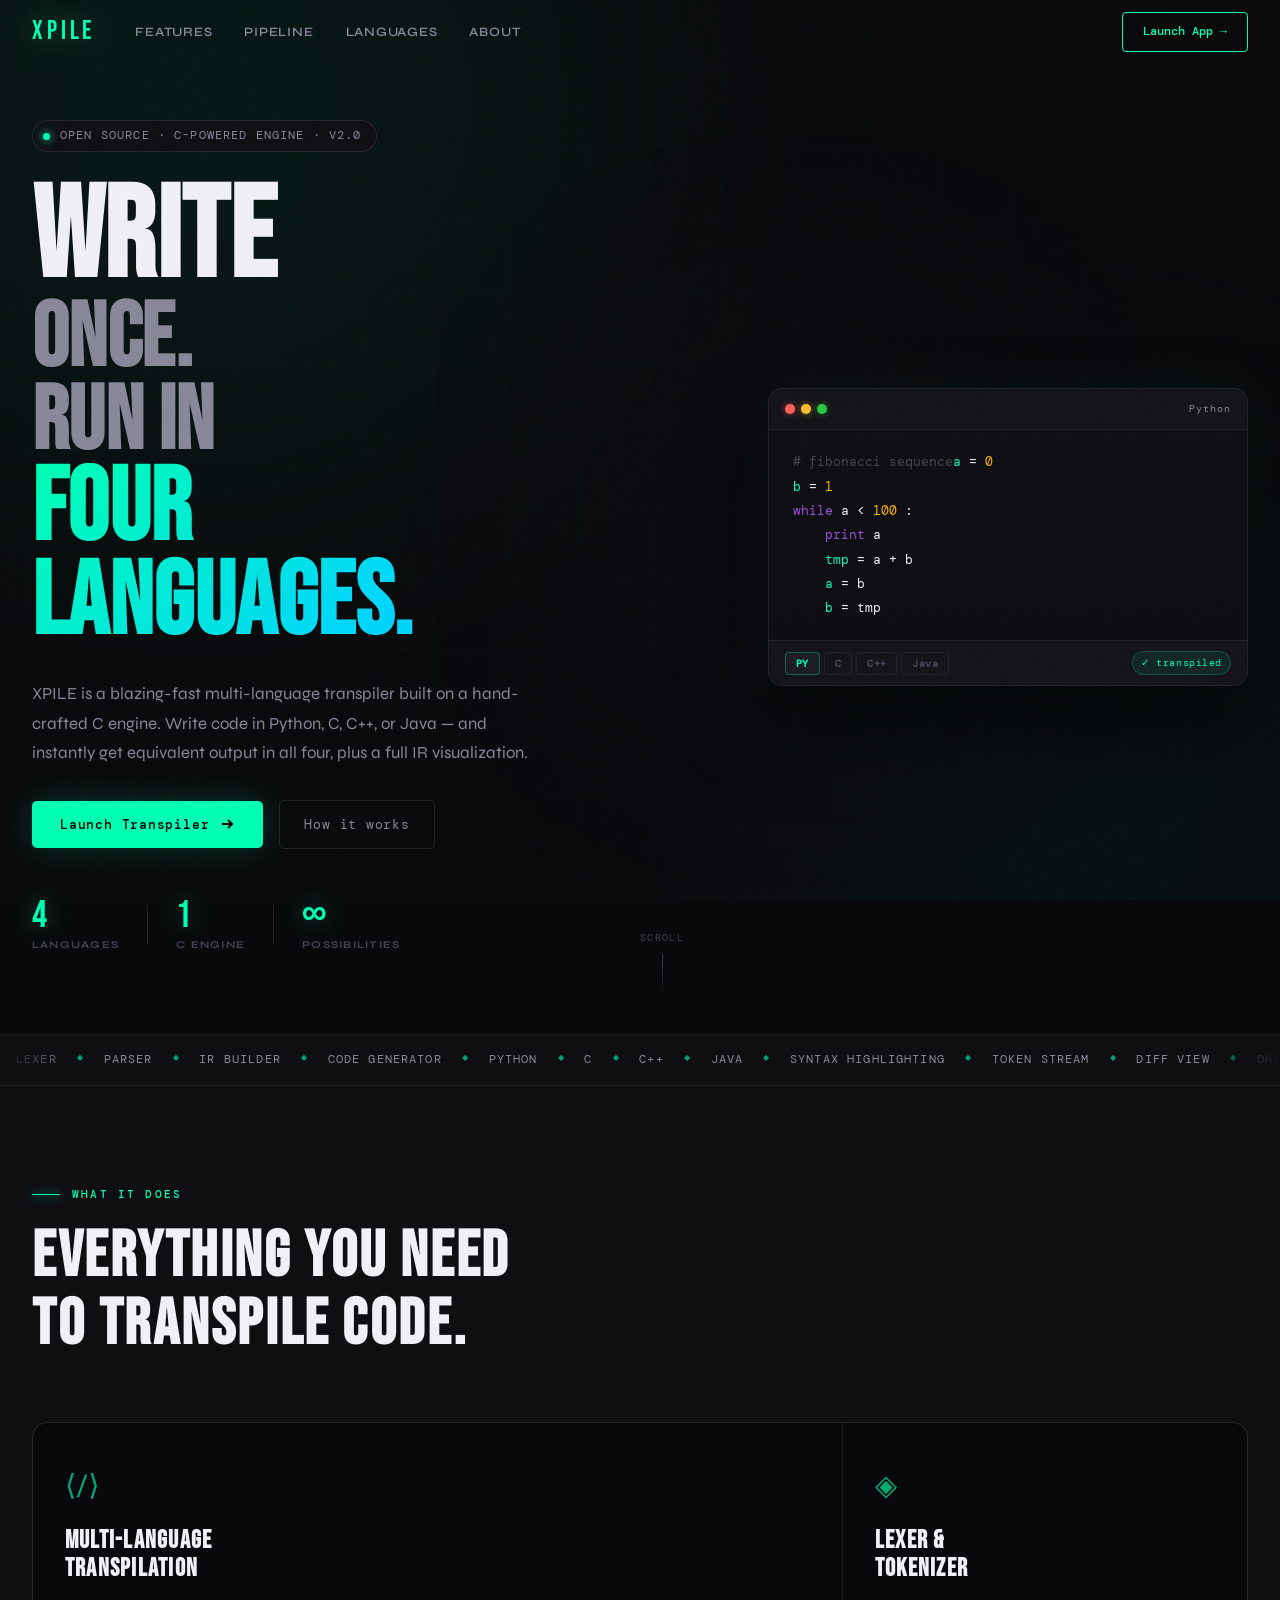
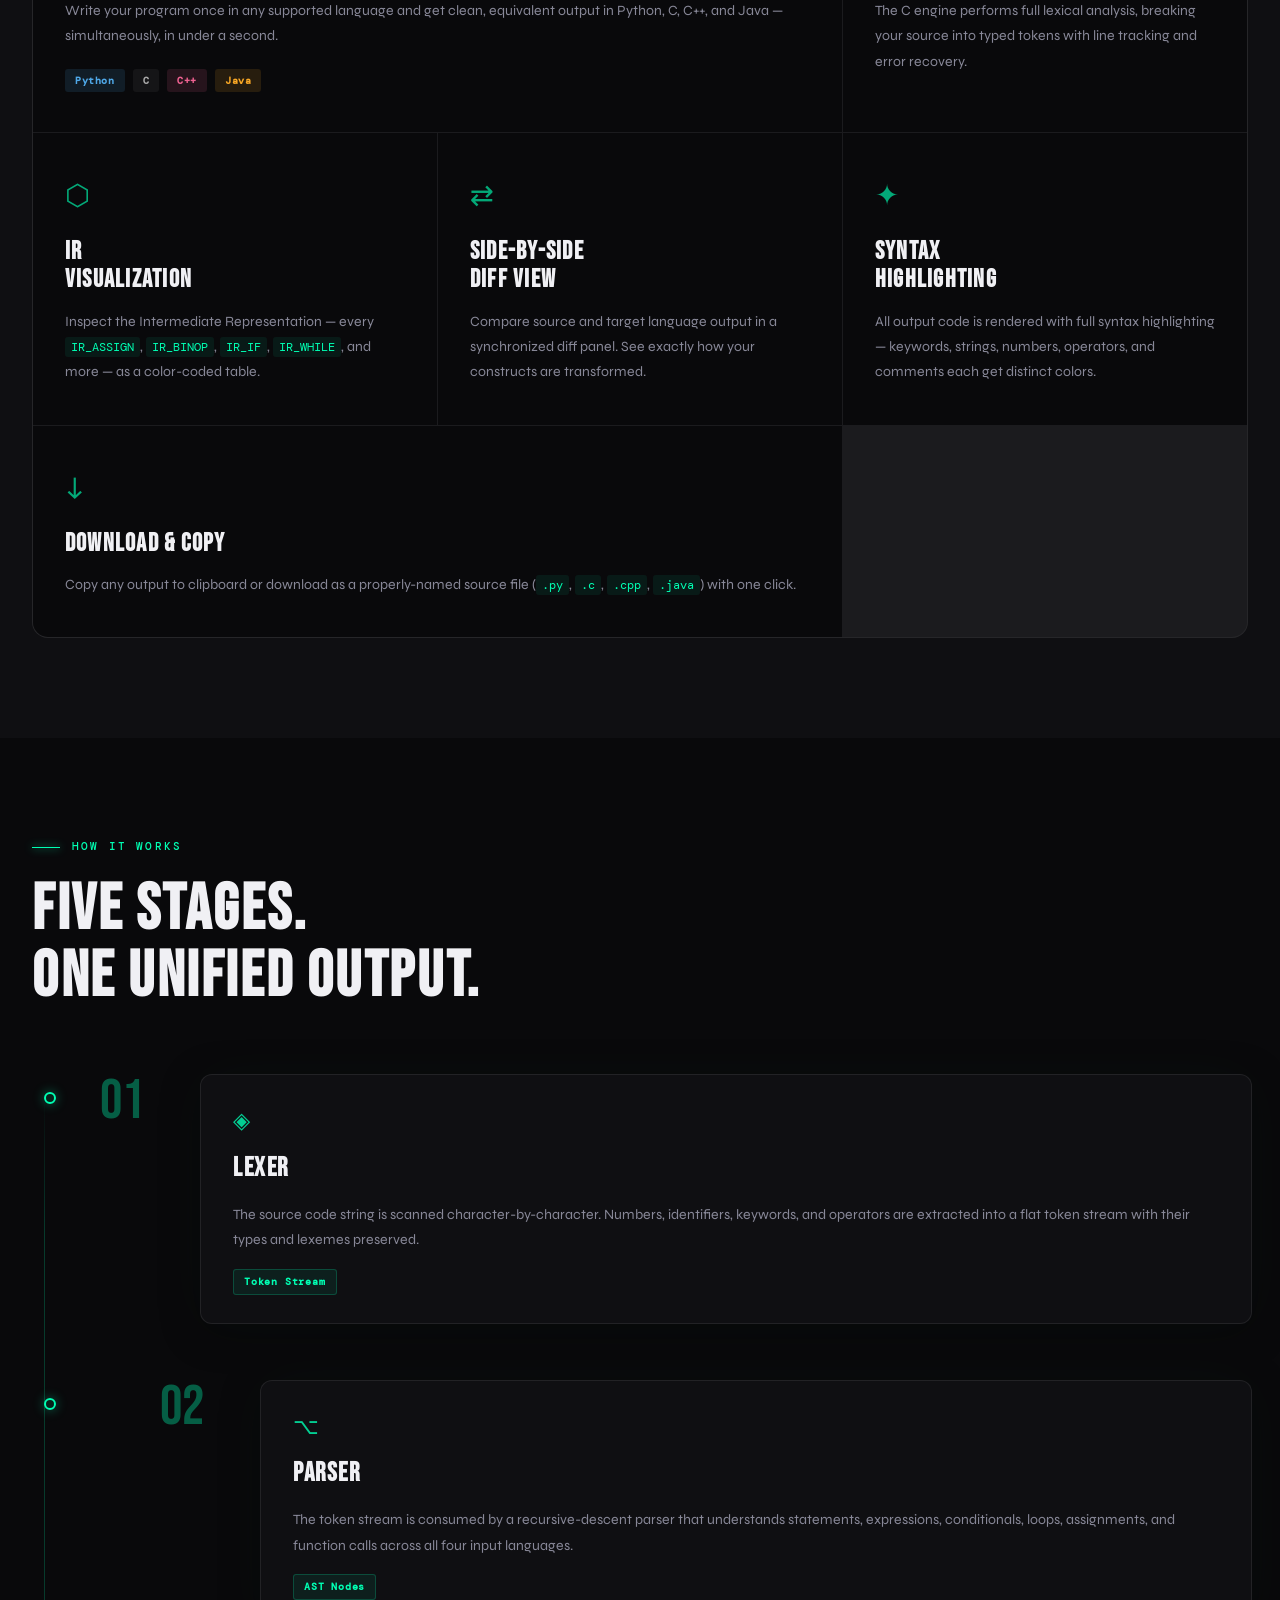
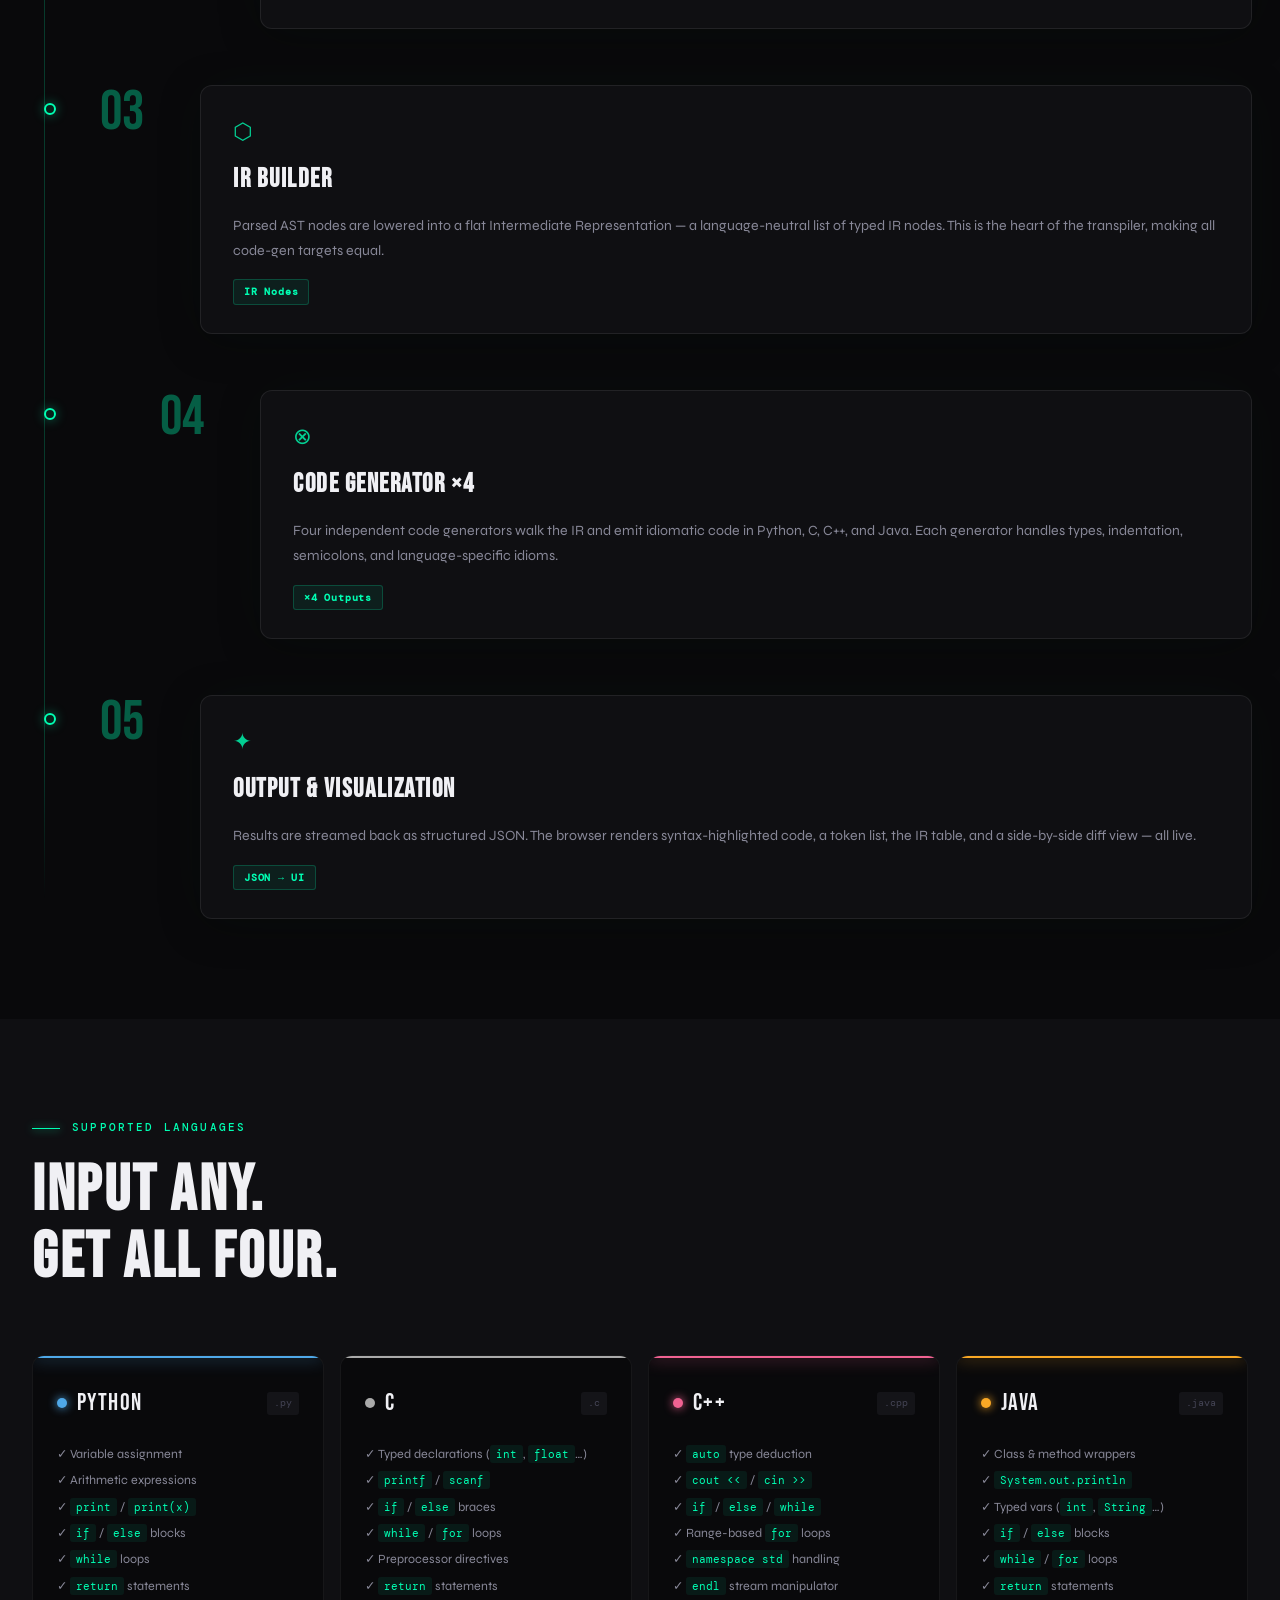
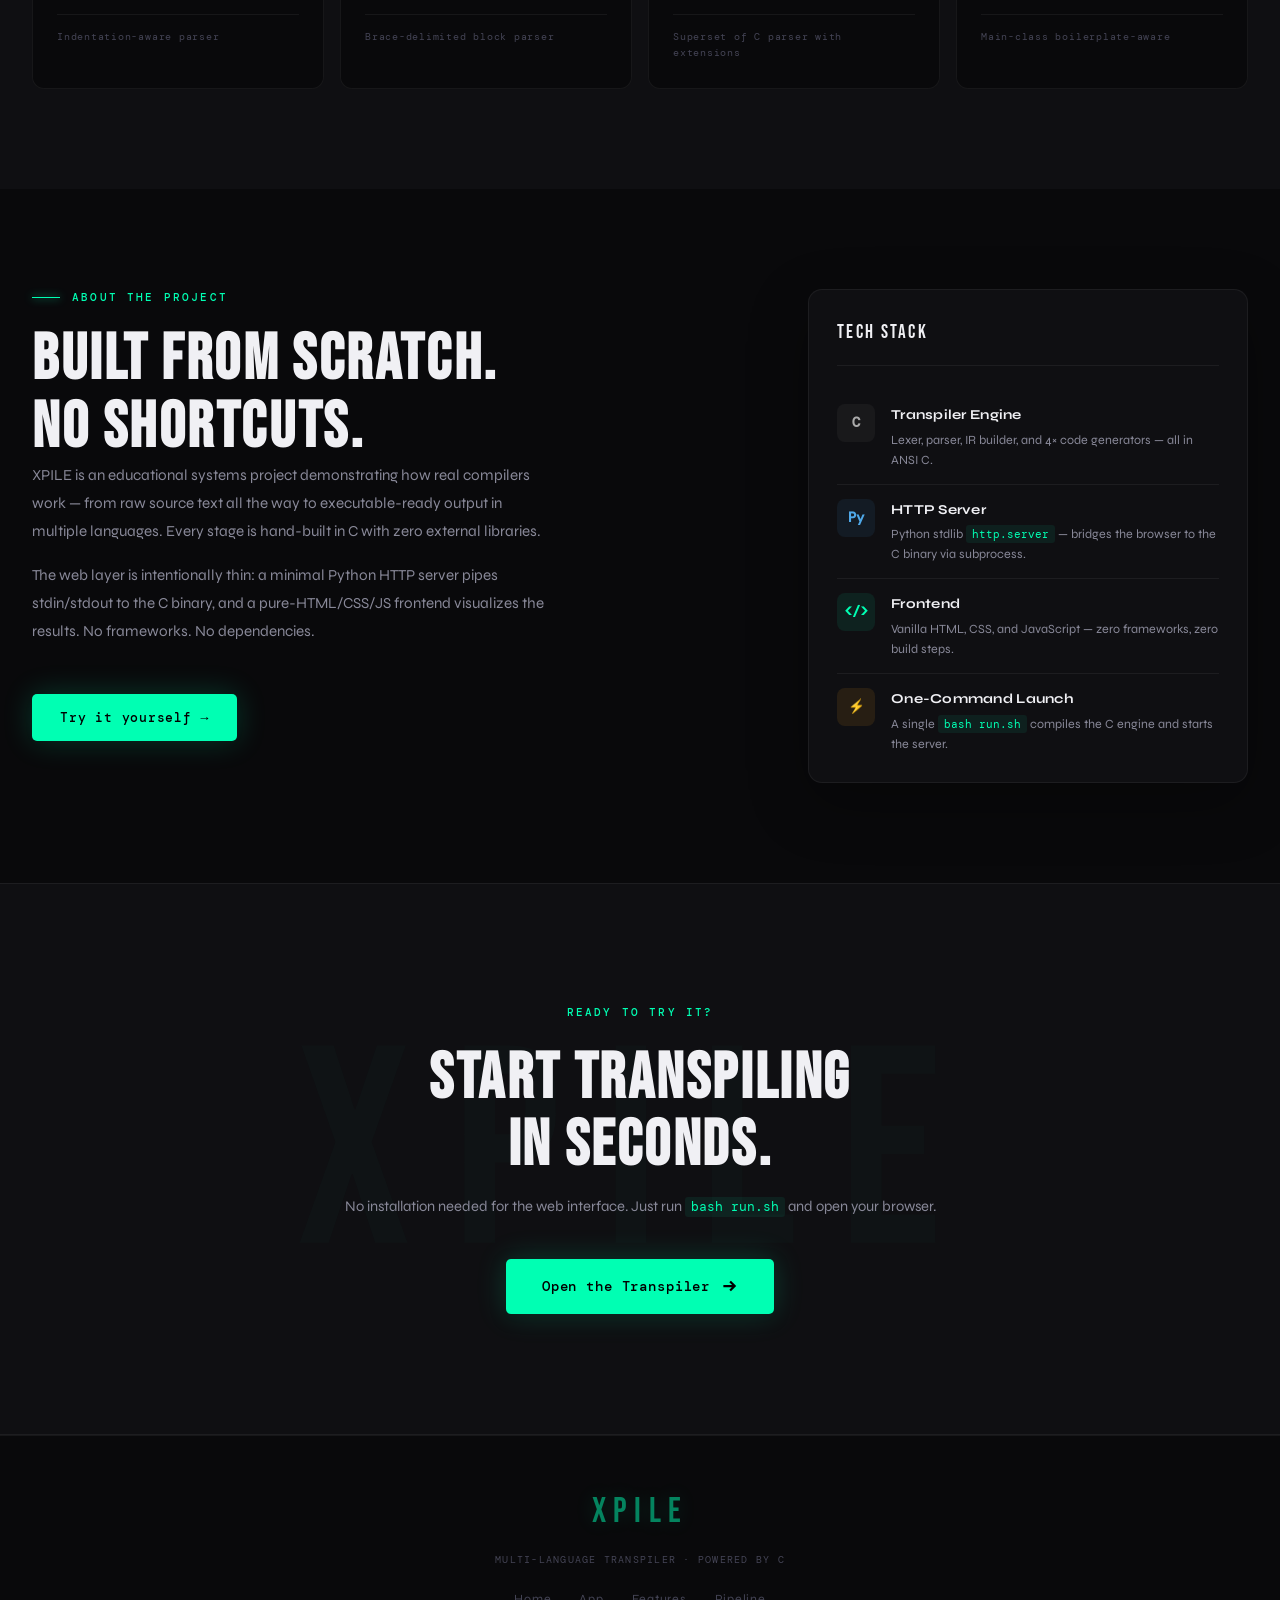
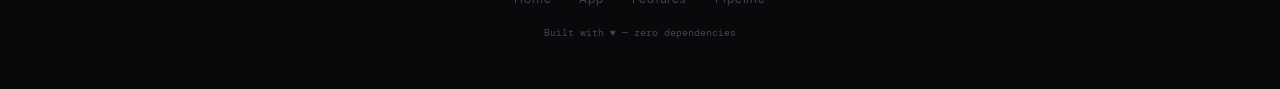
<file: home.html>
<!DOCTYPE html>
<html lang="en">
<head>
<meta charset="UTF-8"/>
<meta name="viewport" content="width=device-width,initial-scale=1"/>
<title>XPILE — Multi-Language Transpiler</title>
<link rel="preconnect" href="https://fonts.googleapis.com"/>
<link href="https://fonts.googleapis.com/css2?family=Syne:wght@400;600;700;800&family=DM+Mono:ital,wght@0,300;0,400;0,500;1,300&family=Bebas+Neue&display=swap" rel="stylesheet"/>
<link rel="stylesheet" href="home.css"/>
</head>
<body>

<!-- NAV -->
<nav id="nav">
  <div class="nav-inner">
    <a href="home.html" class="nav-logo">XPILE</a>
    <div class="nav-links">
      <a href="#features">Features</a>
      <a href="#pipeline">Pipeline</a>
      <a href="#languages">Languages</a>
      <a href="#about">About</a>
    </div>
    <a href="app.html" class="nav-cta">Launch App →</a>
    <button class="nav-burger" id="burger" aria-label="menu">
      <span></span><span></span>
    </button>
  </div>
  <div class="nav-mobile" id="mobile-menu">
    <a href="#features" onclick="closeMobile()">Features</a>
    <a href="#pipeline" onclick="closeMobile()">Pipeline</a>
    <a href="#languages" onclick="closeMobile()">Languages</a>
    <a href="app.html" class="mobile-cta">Launch App →</a>
  </div>
</nav>

<!-- HERO -->
<section class="hero" id="hero">
  <div class="hero-bg">
    <div class="hero-grid"></div>
    <div class="hero-orb orb1"></div>
    <div class="hero-orb orb2"></div>
    <div class="hero-orb orb3"></div>
  </div>

  <div class="hero-inner">
    <div class="hero-eyebrow reveal">
      <span class="dot-pulse"></span>
      Open Source · C-Powered Engine · v2.0
    </div>

    <h1 class="hero-title reveal-up">
      <span class="line1">WRITE</span>
      <span class="line2">ONCE.<br>RUN IN</span>
      <span class="line3 accent-text">FOUR<br>LANGUAGES.</span>
    </h1>

    <p class="hero-desc reveal-up delay-1">
      XPILE is a blazing-fast multi-language transpiler built on a hand-crafted
      C engine. Write code in Python, C, C++, or Java — and instantly get
      equivalent output in all four, plus a full IR visualization.
    </p>

    <div class="hero-actions reveal-up delay-2">
      <a href="app.html" class="btn-primary">
        <span>Launch Transpiler</span>
        <svg width="16" height="16" viewBox="0 0 16 16" fill="currentColor"><path d="M3 8h10M9 4l4 4-4 4"/></svg>
      </a>
      <a href="#pipeline" class="btn-ghost">How it works</a>
    </div>

    <div class="hero-stats reveal-up delay-3">
      <div class="hstat">
        <div class="hstat-n">4</div>
        <div class="hstat-l">Languages</div>
      </div>
      <div class="hstat-div"></div>
      <div class="hstat">
        <div class="hstat-n">1</div>
        <div class="hstat-l">C Engine</div>
      </div>
      <div class="hstat-div"></div>
      <div class="hstat">
        <div class="hstat-n">∞</div>
        <div class="hstat-l">Possibilities</div>
      </div>
    </div>
  </div>

  <!-- FLOATING CODE CARD -->
  <div class="hero-code-card reveal-right">
    <div class="code-card-header">
      <div class="traffic-lights">
        <span class="tl red"></span>
        <span class="tl yellow"></span>
        <span class="tl green"></span>
      </div>
      <span class="code-card-lang" id="card-lang-label">Python</span>
    </div>
    <div class="code-card-body" id="code-card-body"></div>
    <div class="code-card-footer">
      <div class="lang-tabs" id="lang-tabs">
        <button class="ltab active" data-lang="python">PY</button>
        <button class="ltab" data-lang="c">C</button>
        <button class="ltab" data-lang="cpp">C++</button>
        <button class="ltab" data-lang="java">Java</button>
      </div>
      <span class="card-badge">✓ transpiled</span>
    </div>
  </div>

  <div class="scroll-hint reveal delay-3">
    <span>Scroll</span>
    <div class="scroll-arrow"></div>
  </div>
</section>

<!-- MARQUEE -->
<div class="marquee-section">
  <div class="marquee-track">
    <div class="marquee-inner">
      <span>Lexer</span><span class="sep">◆</span>
      <span>Parser</span><span class="sep">◆</span>
      <span>IR Builder</span><span class="sep">◆</span>
      <span>Code Generator</span><span class="sep">◆</span>
      <span>Python</span><span class="sep">◆</span>
      <span>C</span><span class="sep">◆</span>
      <span>C++</span><span class="sep">◆</span>
      <span>Java</span><span class="sep">◆</span>
      <span>Syntax Highlighting</span><span class="sep">◆</span>
      <span>Token Stream</span><span class="sep">◆</span>
      <span>Diff View</span><span class="sep">◆</span>
      <span>One-Click Download</span><span class="sep">◆</span>
      <!-- duplicate for seamless loop -->
      <span>Lexer</span><span class="sep">◆</span>
      <span>Parser</span><span class="sep">◆</span>
      <span>IR Builder</span><span class="sep">◆</span>
      <span>Code Generator</span><span class="sep">◆</span>
      <span>Python</span><span class="sep">◆</span>
      <span>C</span><span class="sep">◆</span>
      <span>C++</span><span class="sep">◆</span>
      <span>Java</span><span class="sep">◆</span>
    </div>
  </div>
</div>

<!-- FEATURES -->
<section class="features" id="features">
  <div class="section-inner">
    <div class="section-header reveal">
      <div class="section-tag">What it does</div>
      <h2 class="section-title">Everything you need<br>to transpile code.</h2>
    </div>

    <div class="features-grid">

      <div class="feature-card fc-large reveal-up">
        <div class="fc-icon">⟨/⟩</div>
        <h3>Multi-Language<br>Transpilation</h3>
        <p>Write your program once in any supported language and get clean, equivalent output in Python, C, C++, and Java — simultaneously, in under a second.</p>
        <div class="fc-langs">
          <span class="fc-lang py">Python</span>
          <span class="fc-lang c">C</span>
          <span class="fc-lang cpp">C++</span>
          <span class="fc-lang java">Java</span>
        </div>
      </div>

      <div class="feature-card reveal-up delay-1">
        <div class="fc-icon">◈</div>
        <h3>Lexer &amp;<br>Tokenizer</h3>
        <p>The C engine performs full lexical analysis, breaking your source into typed tokens with line tracking and error recovery.</p>
      </div>

      <div class="feature-card reveal-up delay-2">
        <div class="fc-icon">⬡</div>
        <h3>IR<br>Visualization</h3>
        <p>Inspect the Intermediate Representation — every <code>IR_ASSIGN</code>, <code>IR_BINOP</code>, <code>IR_IF</code>, <code>IR_WHILE</code>, and more — as a color-coded table.</p>
      </div>

      <div class="feature-card reveal-up delay-1">
        <div class="fc-icon">⇄</div>
        <h3>Side-by-Side<br>Diff View</h3>
        <p>Compare source and target language output in a synchronized diff panel. See exactly how your constructs are transformed.</p>
      </div>

      <div class="feature-card reveal-up delay-2">
        <div class="fc-icon">✦</div>
        <h3>Syntax<br>Highlighting</h3>
        <p>All output code is rendered with full syntax highlighting — keywords, strings, numbers, operators, and comments each get distinct colors.</p>
      </div>

      <div class="feature-card fc-wide reveal-up">
        <div class="fc-icon">↓</div>
        <h3>Download &amp; Copy</h3>
        <p>Copy any output to clipboard or download as a properly-named source file (<code>.py</code>, <code>.c</code>, <code>.cpp</code>, <code>.java</code>) with one click.</p>
      </div>

    </div>
  </div>
</section>

<!-- PIPELINE -->
<section class="pipeline-section" id="pipeline">
  <div class="section-inner">
    <div class="section-header reveal">
      <div class="section-tag">How it works</div>
      <h2 class="section-title">Five stages.<br>One unified output.</h2>
    </div>

    <div class="pipeline-visual">
      <div class="pv-line"></div>

      <div class="pv-step reveal-left">
        <div class="pv-num">01</div>
        <div class="pv-content">
          <div class="pv-icon">◈</div>
          <h3>Lexer</h3>
          <p>The source code string is scanned character-by-character. Numbers, identifiers, keywords, and operators are extracted into a flat token stream with their types and lexemes preserved.</p>
          <div class="pv-tag">Token Stream</div>
        </div>
      </div>

      <div class="pv-step pv-right reveal-right">
        <div class="pv-num">02</div>
        <div class="pv-content">
          <div class="pv-icon">⌥</div>
          <h3>Parser</h3>
          <p>The token stream is consumed by a recursive-descent parser that understands statements, expressions, conditionals, loops, assignments, and function calls across all four input languages.</p>
          <div class="pv-tag">AST Nodes</div>
        </div>
      </div>

      <div class="pv-step reveal-left">
        <div class="pv-num">03</div>
        <div class="pv-content">
          <div class="pv-icon">⬡</div>
          <h3>IR Builder</h3>
          <p>Parsed AST nodes are lowered into a flat Intermediate Representation — a language-neutral list of typed IR nodes. This is the heart of the transpiler, making all code-gen targets equal.</p>
          <div class="pv-tag">IR Nodes</div>
        </div>
      </div>

      <div class="pv-step pv-right reveal-right">
        <div class="pv-num">04</div>
        <div class="pv-content">
          <div class="pv-icon">⊗</div>
          <h3>Code Generator ×4</h3>
          <p>Four independent code generators walk the IR and emit idiomatic code in Python, C, C++, and Java. Each generator handles types, indentation, semicolons, and language-specific idioms.</p>
          <div class="pv-tag">×4 Outputs</div>
        </div>
      </div>

      <div class="pv-step reveal-left">
        <div class="pv-num">05</div>
        <div class="pv-content">
          <div class="pv-icon">✦</div>
          <h3>Output &amp; Visualization</h3>
          <p>Results are streamed back as structured JSON. The browser renders syntax-highlighted code, a token list, the IR table, and a side-by-side diff view — all live.</p>
          <div class="pv-tag">JSON → UI</div>
        </div>
      </div>

    </div>
  </div>
</section>

<!-- LANGUAGES -->
<section class="languages-section" id="languages">
  <div class="section-inner">
    <div class="section-header reveal">
      <div class="section-tag">Supported Languages</div>
      <h2 class="section-title">Input any.<br>Get all four.</h2>
    </div>

    <div class="langs-grid">

      <div class="lang-card lc-py reveal-up">
        <div class="lc-header">
          <div class="lc-dot"></div>
          <span class="lc-name">Python</span>
          <span class="lc-ext">.py</span>
        </div>
        <div class="lc-features">
          <div class="lc-feat">✓ Variable assignment</div>
          <div class="lc-feat">✓ Arithmetic expressions</div>
          <div class="lc-feat">✓ <code>print</code> / <code>print(x)</code></div>
          <div class="lc-feat">✓ <code>if</code> / <code>else</code> blocks</div>
          <div class="lc-feat">✓ <code>while</code> loops</div>
          <div class="lc-feat">✓ <code>return</code> statements</div>
        </div>
        <div class="lc-note">Indentation-aware parser</div>
      </div>

      <div class="lang-card lc-c reveal-up delay-1">
        <div class="lc-header">
          <div class="lc-dot"></div>
          <span class="lc-name">C</span>
          <span class="lc-ext">.c</span>
        </div>
        <div class="lc-features">
          <div class="lc-feat">✓ Typed declarations (<code>int</code>, <code>float</code>…)</div>
          <div class="lc-feat">✓ <code>printf</code> / <code>scanf</code></div>
          <div class="lc-feat">✓ <code>if</code> / <code>else</code> braces</div>
          <div class="lc-feat">✓ <code>while</code> / <code>for</code> loops</div>
          <div class="lc-feat">✓ Preprocessor directives</div>
          <div class="lc-feat">✓ <code>return</code> statements</div>
        </div>
        <div class="lc-note">Brace-delimited block parser</div>
      </div>

      <div class="lang-card lc-cpp reveal-up delay-2">
        <div class="lc-header">
          <div class="lc-dot"></div>
          <span class="lc-name">C++</span>
          <span class="lc-ext">.cpp</span>
        </div>
        <div class="lc-features">
          <div class="lc-feat">✓ <code>auto</code> type deduction</div>
          <div class="lc-feat">✓ <code>cout &lt;&lt;</code> / <code>cin &gt;&gt;</code></div>
          <div class="lc-feat">✓ <code>if</code> / <code>else</code> / <code>while</code></div>
          <div class="lc-feat">✓ Range-based <code>for</code> loops</div>
          <div class="lc-feat">✓ <code>namespace std</code> handling</div>
          <div class="lc-feat">✓ <code>endl</code> stream manipulator</div>
        </div>
        <div class="lc-note">Superset of C parser with extensions</div>
      </div>

      <div class="lang-card lc-java reveal-up delay-3">
        <div class="lc-header">
          <div class="lc-dot"></div>
          <span class="lc-name">Java</span>
          <span class="lc-ext">.java</span>
        </div>
        <div class="lc-features">
          <div class="lc-feat">✓ Class &amp; method wrappers</div>
          <div class="lc-feat">✓ <code>System.out.println</code></div>
          <div class="lc-feat">✓ Typed vars (<code>int</code>, <code>String</code>…)</div>
          <div class="lc-feat">✓ <code>if</code> / <code>else</code> blocks</div>
          <div class="lc-feat">✓ <code>while</code> / <code>for</code> loops</div>
          <div class="lc-feat">✓ <code>return</code> statements</div>
        </div>
        <div class="lc-note">Main-class boilerplate-aware</div>
      </div>

    </div>
  </div>
</section>

<!-- ABOUT / TECH STACK -->
<section class="about-section" id="about">
  <div class="section-inner about-inner">
    <div class="about-left reveal-left">
      <div class="section-tag">About the project</div>
      <h2 class="section-title">Built from scratch.<br>No shortcuts.</h2>
      <p>XPILE is an educational systems project demonstrating how real compilers work — from raw source text all the way to executable-ready output in multiple languages. Every stage is hand-built in C with zero external libraries.</p>
      <p>The web layer is intentionally thin: a minimal Python HTTP server pipes stdin/stdout to the C binary, and a pure-HTML/CSS/JS frontend visualizes the results. No frameworks. No dependencies.</p>
      <a href="app.html" class="btn-primary" style="margin-top:2rem">Try it yourself →</a>
    </div>

    <div class="tech-stack reveal-right">
      <div class="ts-title">Tech Stack</div>
      <div class="ts-item">
        <div class="ts-icon" style="background:rgba(85,85,85,.15);color:#aaa">C</div>
        <div>
          <div class="ts-name">Transpiler Engine</div>
          <div class="ts-desc">Lexer, parser, IR builder, and 4× code generators — all in ANSI C.</div>
        </div>
      </div>
      <div class="ts-item">
        <div class="ts-icon" style="background:rgba(53,114,165,.12);color:#4fa8e8">Py</div>
        <div>
          <div class="ts-name">HTTP Server</div>
          <div class="ts-desc">Python stdlib <code>http.server</code> — bridges the browser to the C binary via subprocess.</div>
        </div>
      </div>
      <div class="ts-item">
        <div class="ts-icon" style="background:rgba(0,255,179,.08);color:#00ffb3">&lt;/&gt;</div>
        <div>
          <div class="ts-name">Frontend</div>
          <div class="ts-desc">Vanilla HTML, CSS, and JavaScript — zero frameworks, zero build steps.</div>
        </div>
      </div>
      <div class="ts-item">
        <div class="ts-icon" style="background:rgba(249,168,37,.1);color:#f9a825">⚡</div>
        <div>
          <div class="ts-name">One-Command Launch</div>
          <div class="ts-desc">A single <code>bash run.sh</code> compiles the C engine and starts the server.</div>
        </div>
      </div>
    </div>
  </div>
</section>

<!-- CTA -->
<section class="cta-section">
  <div class="cta-inner reveal-up">
    <div class="cta-bg-text">XPILE</div>
    <div class="section-tag">Ready to try it?</div>
    <h2 class="cta-title">Start transpiling<br>in seconds.</h2>
    <p>No installation needed for the web interface. Just run <code>bash run.sh</code> and open your browser.</p>
    <a href="app.html" class="btn-primary btn-xl">
      <span>Open the Transpiler</span>
      <svg width="18" height="18" viewBox="0 0 16 16" fill="currentColor"><path d="M3 8h10M9 4l4 4-4 4"/></svg>
    </a>
  </div>
</section>

<!-- FOOTER -->
<footer>
  <div class="footer-inner">
    <div class="footer-brand">XPILE</div>
    <div class="footer-sub">Multi-Language Transpiler · Powered by C</div>
    <div class="footer-links">
      <a href="home.html">Home</a>
      <a href="app.html">App</a>
      <a href="#features">Features</a>
      <a href="#pipeline">Pipeline</a>
    </div>
    <div class="footer-note">Built with ♥ — zero dependencies</div>
  </div>
</footer>

<script src="home.js"></script>
</body>
</html>
</file>
<file: app.css>
/* ═══════════════════════════════════════
   APP.CSS — XPILE Transpiler Interface
   Aesthetic: Terminal Noir / Hacker
═══════════════════════════════════════ */

/* ── IMPORT FONTS ── */
@import url('https://fonts.googleapis.com/css2?family=Share+Tech+Mono&family=Orbitron:wght@400;600;700;900&family=Space+Mono:ital,wght@0,400;0,700;1,400&display=swap');

*, *::before, *::after { box-sizing: border-box; margin: 0; padding: 0; }

:root {
  --bg:       #050608;
  --s1:       #080a0e;
  --s2:       #0c0f14;
  --s3:       #111520;
  --b1:       rgba(0,255,180,.07);
  --b2:       rgba(0,255,180,.14);
  --b3:       rgba(0,255,180,.25);
  --tx:       #c8fde8;
  --t2:       #5a9e80;
  --t3:       #2a4d3a;
  --acc:      #00ffb3;
  --acc-dim:  #00cc8f;
  --amber:    #ffb300;
  --ember:    #ff6b35;
  --coral:    #ff4d6d;
  --violet:   #9d4edd;
  --ice:      #00d4ff;
  --py-col:   #4fa8e8;
  --c-col:    #aaaaaa;
  --cpp-col:  #f06292;
  --java-col: #f9a825;

  /* Font stacks with system fallbacks */
  --mono:     'Share Tech Mono', 'Space Mono', 'Cascadia Code', 'Fira Code', 'Consolas', 'SF Mono', 'Menlo', monospace;
  --display:  'Orbitron', 'Share Tech Mono', 'Courier New', monospace;

  --glow:     0 0 20px rgba(0,255,179,.15), 0 0 60px rgba(0,255,179,.05);
  --r:        8px;
  --r2:       12px;
}

html { scroll-behavior: smooth; }

body {
  background: var(--bg);
  color: var(--tx);
  font-family: var(--mono);
  min-height: 100vh;
  overflow-x: hidden;
  -webkit-font-smoothing: antialiased;
}

/* ── SCANLINES ── */
body::after {
  content: '';
  position: fixed;
  inset: 0;
  z-index: 9999;
  pointer-events: none;
  background: repeating-linear-gradient(
    0deg, transparent, transparent 2px,
    rgba(0,0,0,.045) 2px, rgba(0,0,0,.045) 4px
  );
  animation: scanlines 10s linear infinite;
}
@keyframes scanlines {
  0%   { background-position: 0 0; }
  100% { background-position: 0 400px; }
}

/* ── GRID BG ── */
body::before {
  content: '';
  position: fixed;
  inset: 0;
  z-index: 0;
  pointer-events: none;
  background-image:
    linear-gradient(rgba(0,255,179,.018) 1px, transparent 1px),
    linear-gradient(90deg, rgba(0,255,179,.018) 1px, transparent 1px);
  background-size: 60px 60px;
  mask-image: radial-gradient(ellipse 80% 80% at 50% 50%, black, transparent);
  -webkit-mask-image: radial-gradient(ellipse 80% 80% at 50% 50%, black, transparent);
}

/* ── CORNER DECORATIONS ── */
.corner {
  position: fixed;
  width: 50px;
  height: 50px;
  pointer-events: none;
  z-index: 2;
  opacity: .2;
}
.corner-tl { top: 14px; left: 14px; border-top: 1px solid var(--acc); border-left: 1px solid var(--acc); }
.corner-tr { top: 14px; right: 14px; border-top: 1px solid var(--acc); border-right: 1px solid var(--acc); }
.corner-bl { bottom: 14px; left: 14px; border-bottom: 1px solid var(--acc); border-left: 1px solid var(--acc); }
.corner-br { bottom: 14px; right: 14px; border-bottom: 1px solid var(--acc); border-right: 1px solid var(--acc); }

/* ── ORBS ── */
.orb {
  position: fixed;
  border-radius: 50%;
  pointer-events: none;
  z-index: 0;
  filter: blur(120px);
}
.o1 { width: 700px; height: 700px; background: rgba(0,255,179,.04); top: -250px; left: -200px; animation: drift1 20s ease-in-out infinite; }
.o2 { width: 500px; height: 500px; background: rgba(0,212,255,.03); bottom: -150px; right: -100px; animation: drift2 25s ease-in-out infinite; }
.o3 { width: 250px; height: 250px; background: rgba(157,78,221,.04); top: 50%; left: 60%; animation: drift3 18s ease-in-out infinite; }
@keyframes drift1 { 0%,100%{transform:translate(0,0)} 50%{transform:translate(60px,40px)} }
@keyframes drift2 { 0%,100%{transform:translate(0,0)} 50%{transform:translate(-40px,-30px)} }
@keyframes drift3 { 0%,100%{transform:translate(-50%,-50%)} 50%{transform:translate(calc(-50% + 20px),calc(-50% + 50px))} }

/* ── APP WRAPPER ── */
.app {
  position: relative;
  z-index: 1;
  max-width: 1440px;
  margin: 0 auto;
  padding: 0 24px 80px;
}

/* ══════════════════════
   APP NAV
══════════════════════ */
.app-nav {
  display: flex;
  align-items: center;
  justify-content: space-between;
  padding: 18px 0;
  border-bottom: 1px solid var(--b1);
  margin-bottom: 24px;
  flex-wrap: wrap;
  gap: 12px;
  animation: fadeDown .5s ease both;
}
@keyframes fadeDown { from{opacity:0;transform:translateY(-10px)} to{opacity:1;transform:none} }

.nav-back {
  font-family: var(--mono);
  font-size: .68rem;
  color: var(--t2);
  text-decoration: none;
  letter-spacing: .06em;
  transition: all .2s;
  padding: 6px 12px;
  border: 1px solid var(--b1);
  border-radius: 4px;
}
.nav-back:hover { color: var(--acc); border-color: var(--b2); background: rgba(0,255,179,.03); }

.nav-logo {
  font-family: var(--display);
  font-size: 1.3rem;
  font-weight: 900;
  letter-spacing: .18em;
  color: var(--acc);
  text-shadow: 0 0 30px rgba(0,255,179,.5), 0 0 60px rgba(0,255,179,.15);
}

.nav-badges { display: flex; gap: 6px; flex-wrap: wrap; }
.nbadge {
  display: flex;
  align-items: center;
  gap: 5px;
  padding: 4px 10px;
  border-radius: 4px;
  font-family: var(--mono);
  font-size: .6rem;
  font-weight: 700;
  letter-spacing: .06em;
  border: 1px solid;
}
.ndot {
  width: 6px; height: 6px;
  border-radius: 50%;
  flex-shrink: 0;
}
.nb-py  { border-color: rgba(79,168,232,.4);  color: var(--py-col);   background: rgba(79,168,232,.06); }
.nb-py  .ndot { background: var(--py-col);  box-shadow: 0 0 6px var(--py-col); }
.nb-c   { border-color: rgba(170,170,170,.3); color: var(--c-col);   background: rgba(170,170,170,.04); }
.nb-c   .ndot { background: var(--c-col); }
.nb-cpp { border-color: rgba(240,98,146,.4);  color: var(--cpp-col);  background: rgba(240,98,146,.06); }
.nb-cpp .ndot { background: var(--cpp-col); box-shadow: 0 0 6px var(--cpp-col); }
.nb-java { border-color: rgba(249,168,37,.4); color: var(--java-col); background: rgba(249,168,37,.06); }
.nb-java .ndot { background: var(--java-col); box-shadow: 0 0 6px var(--java-col); }

/* ══════════════════════
   PIPELINE
══════════════════════ */
.pipeline-section {
  margin-bottom: 24px;
  animation: fadeUp .5s ease .1s both;
}
.pipeline-label {
  font-family: var(--display);
  font-size: .48rem;
  letter-spacing: .22em;
  text-transform: uppercase;
  color: var(--t3);
  margin-bottom: 10px;
}
.pipeline {
  display: flex;
  align-items: center;
  background: var(--s1);
  border: 1px solid var(--b1);
  border-radius: var(--r2);
  padding: 14px 20px;
  overflow-x: auto;
  gap: 0;
  box-shadow: inset 0 1px 0 rgba(255,255,255,.03);
}
.ph {
  display: flex;
  flex-direction: column;
  align-items: center;
  gap: 5px;
  padding: 8px 16px;
  border-radius: var(--r);
  border: 1px solid transparent;
  flex-shrink: 0;
  transition: all .4s cubic-bezier(.23,1,.32,1);
  min-width: 75px;
}
.ph.on {
  border-color: rgba(0,255,179,.3);
  background: rgba(0,255,179,.05);
  box-shadow: 0 0 24px rgba(0,255,179,.08);
}
.ph-n {
  width: 26px; height: 26px;
  border-radius: 50%;
  background: var(--s3);
  border: 1px solid var(--b2);
  display: flex;
  align-items: center;
  justify-content: center;
  font-family: var(--display);
  font-size: .55rem;
  font-weight: 700;
  color: var(--t3);
  transition: all .4s;
  flex-shrink: 0;
}
.ph.on .ph-n {
  background: var(--acc);
  color: #000;
  box-shadow: 0 0 16px rgba(0,255,179,.6);
  border-color: var(--acc);
  animation: phPop .3s ease;
}
@keyframes phPop { 0%{transform:scale(.6)} 80%{transform:scale(1.1)} 100%{transform:scale(1)} }
.ph-l  { font-size: .58rem; color: var(--t3); text-align: center; transition: color .3s; }
.ph-icon { font-size: .85rem; opacity: .3; transition: opacity .3s; }
.ph.on .ph-icon { opacity: 1; color: var(--acc); }
.ph.on .ph-l { color: var(--acc); }

.pipe-arrow {
  flex: 1;
  min-width: 20px;
  height: 1px;
  background: var(--b2);
  position: relative;
  overflow: visible;
  flex-shrink: 0;
  transition: background .3s;
}
.pipe-arrow::after {
  content: '';
  position: absolute;
  right: -4px;
  top: -3px;
  border-left: 5px solid var(--b2);
  border-top: 3px solid transparent;
  border-bottom: 3px solid transparent;
  transition: border-color .3s;
}
.pipe-arrow.on { background: rgba(0,255,179,.4); }
.pipe-arrow.on::after { border-left-color: rgba(0,255,179,.4); }
.pipe-arrow.active::before {
  content: '';
  position: absolute;
  width: 40%; height: 100%;
  top: 0; left: -40%;
  background: linear-gradient(90deg, transparent, var(--acc), transparent);
  animation: beam .6s ease forwards;
}
@keyframes beam { from{left:-40%} to{left:140%} }

/* ══════════════════════
   STATS
══════════════════════ */
.stats {
  display: grid;
  grid-template-columns: repeat(4, 1fr);
  gap: 12px;
  margin-bottom: 20px;
  animation: fadeUp .5s ease .15s both;
}
@media (max-width: 700px) { .stats { grid-template-columns: 1fr 1fr; } }

.stat {
  background: var(--s1);
  border: 1px solid var(--b1);
  border-radius: var(--r2);
  padding: 16px 18px;
  transition: all .35s;
  position: relative;
  overflow: hidden;
}
.stat::before {
  content: '';
  position: absolute;
  bottom: 0; left: 0; right: 0;
  height: 2px;
  background: var(--stat-color, var(--acc));
  transform: scaleX(0);
  transform-origin: left;
  transition: transform .5s cubic-bezier(.22,1,.36,1);
}
.stat::after {
  content: '';
  position: absolute;
  inset: 0;
  background: radial-gradient(circle at 50% 100%, rgba(var(--stat-rgb, 0,255,179), .04) 0%, transparent 60%);
  opacity: 0;
  transition: opacity .35s;
}
.stat.lit::before { transform: scaleX(1); }
.stat.lit { border-color: var(--stat-color, var(--acc)); }
.stat.lit::after { opacity: 1; }
.sv {
  font-family: var(--display);
  font-size: 1.6rem;
  font-weight: 700;
  letter-spacing: -.02em;
  line-height: 1;
  margin-bottom: 8px;
  color: var(--stat-color, var(--acc));
  position: relative;
  z-index: 1;
}
.sl { font-size: .52rem; letter-spacing: .16em; text-transform: uppercase; color: var(--t3); position: relative; z-index: 1; }
.st0 { --stat-color: var(--acc); }
.st1 { --stat-color: var(--amber); }
.st2 { --stat-color: var(--ice); }
.st3 { --stat-color: var(--violet); }

/* ══════════════════════
   LANGUAGE BAR
══════════════════════ */
.lang-bar {
  display: flex;
  align-items: center;
  gap: 4px;
  margin-bottom: 18px;
  background: var(--s1);
  border: 1px solid var(--b1);
  border-radius: var(--r2);
  padding: 8px;
  flex-wrap: wrap;
  animation: fadeUp .5s ease .2s both;
  box-shadow: inset 0 1px 0 rgba(255,255,255,.02);
}
.lang-bar-label {
  font-size: .52rem;
  letter-spacing: .18em;
  text-transform: uppercase;
  color: var(--t3);
  padding: 0 10px;
  white-space: nowrap;
}
.lang-btn {
  display: flex;
  align-items: center;
  gap: 7px;
  padding: 9px 18px;
  border-radius: 6px;
  border: 1px solid transparent;
  font-family: var(--mono);
  font-size: .7rem;
  font-weight: 700;
  cursor: pointer;
  background: transparent;
  color: var(--t2);
  transition: all .2s;
  white-space: nowrap;
  letter-spacing: .04em;
}
.lang-btn:hover { background: rgba(255,255,255,.04); color: var(--tx); }
.lang-btn .ldot { width: 7px; height: 7px; border-radius: 50%; flex-shrink: 0; transition: box-shadow .2s; }
.lang-btn[data-lang="python"] .ldot { background: var(--py-col); }
.lang-btn[data-lang="c"]     .ldot { background: var(--c-col); }
.lang-btn[data-lang="cpp"]   .ldot { background: var(--cpp-col); }
.lang-btn[data-lang="java"]  .ldot { background: var(--java-col); }
.lang-btn.active[data-lang="python"] { border-color: rgba(79,168,232,.4); background: rgba(79,168,232,.07); color: var(--py-col); }
.lang-btn.active[data-lang="python"] .ldot { box-shadow: 0 0 10px var(--py-col); }
.lang-btn.active[data-lang="c"]      { border-color: rgba(170,170,170,.3); background: rgba(170,170,170,.05); color: var(--c-col); }
.lang-btn.active[data-lang="cpp"]    { border-color: rgba(240,98,146,.4); background: rgba(240,98,146,.07); color: var(--cpp-col); }
.lang-btn.active[data-lang="cpp"]    .ldot { box-shadow: 0 0 10px var(--cpp-col); }
.lang-btn.active[data-lang="java"]   { border-color: rgba(249,168,37,.4); background: rgba(249,168,37,.07); color: var(--java-col); }
.lang-btn.active[data-lang="java"]   .ldot { box-shadow: 0 0 10px var(--java-col); }

/* ══════════════════════
   GUIDE
══════════════════════ */
.guide-wrap {
  background: var(--s1);
  border: 1px solid var(--b1);
  border-radius: var(--r2);
  margin-bottom: 16px;
  overflow: hidden;
  animation: fadeUp .5s ease .25s both;
}
.guide-header {
  display: flex;
  align-items: center;
  justify-content: space-between;
  padding: 12px 16px;
  cursor: pointer;
  user-select: none;
  transition: background .15s;
}
.guide-header:hover { background: rgba(0,255,179,.02); }
.guide-title {
  font-family: var(--display);
  font-size: .52rem;
  font-weight: 700;
  letter-spacing: .2em;
  text-transform: uppercase;
  color: var(--t3);
}
.guide-arrow { font-size: .68rem; color: var(--t3); transition: transform .25s; }
.guide-arrow.open { transform: rotate(180deg); }
.guide-body {
  max-height: 0;
  overflow: hidden;
  transition: max-height .35s ease;
  border-top: 0px solid var(--b1);
}
.guide-body.open { max-height: 420px; border-top-width: 1px; }
.guide-inner { padding: 14px 16px 16px; }
.guide-tabs { display: flex; gap: 4px; margin-bottom: 12px; }
.gtab {
  padding: 5px 12px;
  border-radius: 4px;
  font-family: var(--mono);
  font-size: .65rem;
  font-weight: 700;
  border: 1px solid var(--b2);
  background: transparent;
  color: var(--t2);
  cursor: pointer;
  transition: all .15s;
}
.gtab.on { background: var(--s3); color: var(--acc); border-color: var(--b3); }
.syntax-block { display: none; font-family: var(--mono); font-size: .72rem; line-height: 1.9; color: var(--t2); }
.syntax-block.on { display: block; }
.syntax-block .kw  { color: var(--violet); }
.syntax-block .cm  { color: var(--t3); font-style: italic; }
.syntax-block .vr  { color: var(--acc); }
.syntax-block .nm  { color: var(--amber); }
.syntax-block .op  { color: var(--t2); }
.syntax-block .tp  { color: var(--ice); }
.syntax-block .fn  { color: var(--coral); }
.syntax-block .str { color: var(--acc); }

/* ══════════════════════
   MAIN GRID
══════════════════════ */
.main-grid {
  display: grid;
  grid-template-columns: 1fr 1fr;
  gap: 16px;
  margin-bottom: 16px;
  animation: fadeUp .5s ease .3s both;
}
@media (max-width: 960px) { .main-grid { grid-template-columns: 1fr; } }

/* ══════════════════════
   PANELS
══════════════════════ */
.panel {
  background: var(--s1);
  border: 1px solid var(--b1);
  border-radius: var(--r2);
  overflow: hidden;
  display: flex;
  flex-direction: column;
  transition: border-color .3s, box-shadow .3s;
  box-shadow: 0 4px 24px rgba(0,0,0,.3);
}
.panel:focus-within {
  border-color: var(--b2);
  box-shadow: var(--glow), 0 4px 24px rgba(0,0,0,.3);
}
.panel-hd {
  display: flex;
  align-items: center;
  justify-content: space-between;
  padding: 11px 16px;
  border-bottom: 1px solid var(--b1);
  background: var(--s2);
  box-shadow: inset 0 -1px 0 rgba(0,0,0,.2);
}
.panel-title {
  display: flex;
  align-items: center;
  gap: 8px;
  font-family: var(--display);
  font-size: .52rem;
  font-weight: 700;
  letter-spacing: .18em;
  text-transform: uppercase;
  color: var(--t2);
}
.title-dot {
  width: 8px; height: 8px;
  border-radius: 50%;
  flex-shrink: 0;
}
.td-acc    { background: var(--acc);    box-shadow: 0 0 10px var(--acc); }
.td-amber  { background: var(--amber);  box-shadow: 0 0 10px var(--amber); }
.td-ice    { background: var(--ice);    box-shadow: 0 0 10px var(--ice); }
.td-violet { background: var(--violet); box-shadow: 0 0 10px var(--violet); }
.td-coral  { background: var(--coral);  box-shadow: 0 0 10px var(--coral); }
.ir-badge {
  font-family: var(--display);
  font-size: .48rem;
  letter-spacing: .14em;
  color: var(--acc);
  padding: 3px 8px;
  border: 1px solid rgba(0,255,179,.2);
  border-radius: 3px;
  background: rgba(0,255,179,.04);
}

/* ══════════════════════
   EDITOR
══════════════════════ */
.editor-wrap { position: relative; flex: 1; display: flex; overflow: hidden; }
.line-nums {
  position: absolute;
  left: 0; top: 0; bottom: 0;
  width: 42px;
  padding: 16px 8px 16px 0;
  display: flex;
  flex-direction: column;
  align-items: flex-end;
  border-right: 1px solid var(--b1);
  background: var(--s2);
  pointer-events: none;
  z-index: 1;
  overflow: hidden;
}
.line-nums span {
  font-family: var(--mono);
  font-size: .64rem;
  color: var(--t3);
  line-height: 1.6rem;
  min-height: 1.6rem;
  transition: color .2s;
}
textarea {
  width: 100%;
  min-height: 300px;
  background: transparent;
  color: var(--tx);
  font-family: var(--mono);
  font-size: .78rem;
  line-height: 1.6rem;
  border: none;
  outline: none;
  resize: none;
  padding: 16px 16px 16px 56px;
  caret-color: var(--acc);
  transition: background .2s;
}
textarea:focus { background: rgba(0,255,179,.012); }
textarea::selection { background: rgba(0,255,179,.12); }
textarea::placeholder { color: var(--t3); font-style: italic; }

.examples-toggle {
  padding: 4px 10px;
  font-family: var(--mono);
  font-size: .6rem;
  border: 1px solid var(--b2);
  border-radius: 4px;
  background: transparent;
  color: var(--t2);
  cursor: pointer;
  transition: all .15s;
  letter-spacing: .04em;
}
.examples-toggle:hover { border-color: var(--acc); color: var(--acc); background: rgba(0,255,179,.03); }

.examples-drawer {
  max-height: 0;
  overflow: hidden;
  transition: max-height .3s ease;
  background: var(--s2);
  border-top: 0px solid var(--b1);
}
.examples-drawer.open { max-height: 200px; border-top-width: 1px; }
.ex-inner { padding: 12px 16px; }
.ex-label { font-size: .52rem; letter-spacing: .16em; text-transform: uppercase; color: var(--t3); margin-bottom: 8px; }
.ex-grid { display: grid; grid-template-columns: repeat(auto-fill, minmax(130px, 1fr)); gap: 6px; }
.ex-btn {
  padding: 8px 10px;
  background: var(--s3);
  border: 1px solid var(--b1);
  border-radius: 6px;
  font-family: var(--mono);
  font-size: .68rem;
  color: var(--t2);
  cursor: pointer;
  transition: all .15s;
  text-align: left;
}
.ex-btn:hover { border-color: var(--acc); color: var(--acc); background: rgba(0,255,179,.05); }
.ex-btn .ex-lang { font-size: .52rem; font-weight: 700; display: block; margin-bottom: 2px; opacity: .6; letter-spacing: .08em; }

/* ══════════════════════
   RUN BAR
══════════════════════ */
.run-bar {
  display: flex;
  align-items: center;
  gap: 8px;
  padding: 12px 16px;
  border-top: 1px solid var(--b1);
  background: var(--s2);
  flex-wrap: wrap;
}
.btn-run {
  display: flex;
  align-items: center;
  gap: 8px;
  padding: 10px 24px;
  background: var(--acc);
  color: #000;
  font-family: var(--display);
  font-size: .62rem;
  font-weight: 700;
  letter-spacing: .12em;
  text-transform: uppercase;
  border: none;
  border-radius: 6px;
  cursor: pointer;
  transition: all .2s cubic-bezier(.22,1,.36,1);
  white-space: nowrap;
  box-shadow: 0 0 24px rgba(0,255,179,.25), 0 2px 8px rgba(0,0,0,.3);
}
.btn-run:hover:not(:disabled) {
  background: #1affca;
  transform: translateY(-2px);
  box-shadow: 0 6px 32px rgba(0,255,179,.4), 0 2px 8px rgba(0,0,0,.3);
}
.btn-run:active:not(:disabled) { transform: translateY(0); }
.btn-run:disabled { opacity: .3; cursor: not-allowed; box-shadow: none; }
.btn-run svg { width: 12px; height: 12px; flex-shrink: 0; }

.btn-secondary {
  padding: 9px 14px;
  background: transparent;
  border: 1px solid var(--b2);
  border-radius: 6px;
  color: var(--t2);
  font-family: var(--mono);
  font-size: .7rem;
  cursor: pointer;
  transition: all .2s;
}
.btn-secondary:hover { border-color: var(--coral); color: var(--coral); }

.kbd {
  font-family: var(--mono);
  font-size: .6rem;
  padding: 3px 7px;
  background: var(--s3);
  border: 1px solid var(--b2);
  border-bottom-width: 2px;
  border-radius: 4px;
  color: var(--t3);
}
.status {
  font-family: var(--mono);
  font-size: .65rem;
  color: var(--t3);
  margin-left: auto;
  transition: color .3s;
  letter-spacing: .08em;
}
.status.run { color: var(--amber); animation: blink .8s ease-in-out infinite; }
.status.err { color: var(--coral); }
.status.ok  { color: var(--acc); text-shadow: 0 0 10px rgba(0,255,179,.4); }
@keyframes blink { 0%,100%{opacity:1} 50%{opacity:.35} }

@keyframes spin { to { transform: rotate(360deg); } }
.spin {
  width: 12px; height: 12px;
  border: 2px solid rgba(0,0,0,.2);
  border-top-color: #000;
  border-radius: 50%;
  animation: spin .6s linear infinite;
  flex-shrink: 0;
  display: inline-block;
}

/* ══════════════════════
   IR TABLE
══════════════════════ */
.ir-scroll { overflow: auto; flex: 1; }
.ir-table {
  width: 100%;
  border-collapse: collapse;
  font-family: var(--mono);
  font-size: .68rem;
}
.ir-table thead tr { border-bottom: 1px solid var(--b2); }
.ir-table th {
  text-align: left;
  padding: 10px 10px;
  font-size: .52rem;
  letter-spacing: .18em;
  text-transform: uppercase;
  color: var(--t3);
  font-weight: 700;
  white-space: nowrap;
  font-family: var(--display);
  background: var(--s2);
  position: sticky;
  top: 0;
  z-index: 1;
}
.ir-table td {
  padding: 7px 10px;
  border-bottom: 1px solid rgba(0,255,179,.025);
  white-space: nowrap;
  vertical-align: middle;
}
.ir-table tr:last-child td { border-bottom: none; }
.ir-table tbody tr { transition: background .1s; }
.ir-table tbody tr:hover td { background: rgba(0,255,179,.03); }
.ir-tag {
  display: inline-flex;
  align-items: center;
  padding: 2px 8px;
  border-radius: 3px;
  font-size: .56rem;
  font-weight: 700;
  letter-spacing: .06em;
  border: 1px solid;
}
.ir-assign { background: rgba(0,255,179,.07);  color: var(--acc);    border-color: rgba(0,255,179,.2); }
.ir-binop  { background: rgba(255,179,0,.07);  color: var(--amber);  border-color: rgba(255,179,0,.2); }
.ir-print  { background: rgba(0,212,255,.07);  color: var(--ice);    border-color: rgba(0,212,255,.2); }
.ir-if     { background: rgba(157,78,221,.07); color: var(--violet); border-color: rgba(157,78,221,.2); }
.ir-while  { background: rgba(255,107,53,.07); color: var(--ember);  border-color: rgba(255,107,53,.2); }
.ir-for    { background: rgba(255,77,109,.07); color: var(--coral);  border-color: rgba(255,77,109,.2); }
.ir-other  { background: rgba(90,158,128,.07); color: var(--t2);     border-color: rgba(90,158,128,.2); }
.ph-txt { color: var(--t3); font-style: italic; font-family: var(--mono); font-size: .72rem; }

/* ══════════════════════
   OUTPUT PANEL
══════════════════════ */
.out-panel { animation: fadeUp .5s ease .35s both; }

.tab-bar {
  display: flex;
  background: var(--s2);
  border-bottom: 1px solid var(--b1);
  overflow-x: auto;
  padding: 0 16px;
}
.tab {
  display: flex;
  align-items: center;
  gap: 6px;
  padding: 10px 14px;
  border-bottom: 2px solid transparent;
  font-family: var(--mono);
  font-size: .65rem;
  font-weight: 700;
  letter-spacing: .04em;
  cursor: pointer;
  transition: all .15s;
  white-space: nowrap;
  background: transparent;
  color: var(--t3);
}
.tab:hover { color: var(--t2); }
.tab.on { color: var(--tx); border-bottom-color: var(--acc); }
.tab .tdot { width: 6px; height: 6px; border-radius: 50%; opacity: .4; transition: opacity .15s; }
.tab.on .tdot { opacity: 1; }
.code-out {
  display: none;
  padding: 18px 20px;
  font-family: var(--mono);
  font-size: .76rem;
  line-height: 1.75;
  color: var(--tx);
  white-space: pre;
  overflow-x: auto;
  min-height: 200px;
  animation: fadeIn .2s ease;
}
.code-out.on { display: block; }
@keyframes fadeIn { from{opacity:0;transform:translateY(4px)} to{opacity:1;transform:none} }

.out-actions {
  display: flex;
  align-items: center;
  gap: 8px;
  padding: 10px 16px;
  border-top: 1px solid var(--b1);
  background: var(--s2);
  justify-content: flex-end;
}
.copy-btn, .dl-btn {
  padding: 5px 12px;
  font-family: var(--mono);
  font-size: .62rem;
  border: 1px solid var(--b2);
  border-radius: 4px;
  background: transparent;
  cursor: pointer;
  transition: all .15s;
}
.copy-btn { color: var(--t2); }
.copy-btn:hover { border-color: var(--acc); color: var(--acc); background: rgba(0,255,179,.04); }
.copy-btn.ok { border-color: var(--acc); color: var(--acc); background: rgba(0,255,179,.08); }
.dl-btn { color: var(--t2); }
.dl-btn:hover { border-color: var(--violet); color: var(--violet); background: rgba(157,78,221,.04); }

/* ══════════════════════
   ERRORS
══════════════════════ */
.err-wrap { display: none; margin-bottom: 16px; animation: fadeUp .3s ease; }
.err-wrap.show { display: block; }
.err-box {
  padding: 16px 20px;
  background: rgba(255,77,109,.04);
  border: 1px solid rgba(255,77,109,.2);
  border-left: 3px solid var(--coral);
  border-radius: var(--r);
  font-family: var(--mono);
  font-size: .7rem;
  color: var(--coral);
  line-height: 1.85;
}
.err-title {
  font-family: var(--display);
  font-size: .55rem;
  font-weight: 700;
  letter-spacing: .16em;
  text-transform: uppercase;
  color: var(--coral);
  margin-bottom: 10px;
}

/* ══════════════════════
   DIFF
══════════════════════ */
.diff-wrap {
  max-height: 0;
  overflow: hidden;
  transition: max-height .4s ease;
  background: var(--s1);
  border: 1px solid var(--b1);
  border-radius: var(--r2);
  margin-bottom: 16px;
}
.diff-wrap.show { max-height: 600px; }
.diff-hd {
  display: flex;
  align-items: center;
  justify-content: space-between;
  padding: 11px 16px;
  border-bottom: 1px solid var(--b1);
  background: var(--s2);
}
.diff-title {
  font-family: var(--display);
  font-size: .52rem;
  font-weight: 700;
  letter-spacing: .18em;
  text-transform: uppercase;
  color: var(--t3);
}
.diff-sel {
  background: var(--s3);
  border: 1px solid var(--b2);
  color: var(--t2);
  border-radius: 4px;
  padding: 4px 8px;
  font-size: .65rem;
  font-family: var(--mono);
  cursor: pointer;
}
.diff-sel:focus { outline: none; border-color: var(--acc); }
.btn-icon {
  background: transparent;
  border: 1px solid var(--b2);
  color: var(--t2);
  border-radius: 4px;
  padding: 4px 9px;
  font-size: .65rem;
  cursor: pointer;
  transition: all .15s;
  font-family: var(--mono);
}
.btn-icon:hover { border-color: var(--coral); color: var(--coral); }
.diff-grid { display: grid; grid-template-columns: 1fr 1fr; gap: 0; }
@media (max-width: 800px) { .diff-grid { grid-template-columns: 1fr; } }
.diff-pane {
  padding: 14px 16px;
  font-family: var(--mono);
  font-size: .72rem;
  line-height: 1.7;
  border-right: 1px solid var(--b1);
  white-space: pre;
  overflow-x: auto;
  max-height: 400px;
}
.diff-pane:last-child { border-right: none; }
.diff-pane-hd {
  font-family: var(--display);
  font-size: .52rem;
  font-weight: 700;
  letter-spacing: .14em;
  text-transform: uppercase;
  color: var(--t3);
  margin-bottom: 10px;
}

/* ══════════════════════
   SYNTAX HIGHLIGHT
══════════════════════ */
.kw  { color: var(--violet); }
.fn  { color: var(--ice); }
.str { color: var(--acc); }
.num { color: var(--amber); }
.cm  { color: var(--t3); font-style: italic; }
.tp  { color: var(--ice); }
.op  { color: var(--t2); }
.vr  { color: var(--acc); }
.nm  { color: var(--amber); }

/* ══════════════════════
   LOADING OVERLAY
══════════════════════ */
.loading-overlay {
  position: fixed;
  inset: 0;
  z-index: 1000;
  background: var(--bg);
  display: flex;
  flex-direction: column;
  align-items: center;
  justify-content: center;
  gap: 24px;
  transition: opacity .6s ease, pointer-events 0s .6s;
}
.loading-overlay.gone { opacity: 0; pointer-events: none; }
.load-logo {
  font-family: var(--display);
  font-size: 3rem;
  font-weight: 900;
  color: var(--acc);
  letter-spacing: .24em;
  text-shadow: 0 0 40px rgba(0,255,179,.6), 0 0 80px rgba(0,255,179,.2);
  animation: glitch 2.4s ease-in-out infinite;
}
@keyframes glitch {
  0%,88%,100% { text-shadow: 0 0 40px rgba(0,255,179,.6), 0 0 80px rgba(0,255,179,.2); letter-spacing: .24em; }
  90%  { text-shadow: -3px 0 var(--coral), 3px 0 var(--ice), 0 0 40px rgba(0,255,179,.6); letter-spacing: .26em; }
  92%  { text-shadow:  3px 0 var(--coral),-3px 0 var(--ice), 0 0 40px rgba(0,255,179,.6); letter-spacing: .22em; }
  94%  { text-shadow: -1px 0 var(--coral), 1px 0 var(--ice), 0 0 40px rgba(0,255,179,.6); letter-spacing: .24em; }
}
.load-bar {
  width: 240px;
  height: 2px;
  background: var(--b1);
  border-radius: 1px;
  overflow: hidden;
}
.load-fill {
  height: 100%;
  background: linear-gradient(90deg, var(--acc), var(--ice));
  border-radius: 1px;
  animation: fillBar 1.1s cubic-bezier(.22,1,.36,1) forwards;
  box-shadow: 0 0 12px var(--acc);
}
@keyframes fillBar { from{width:0} to{width:100%} }
.load-status {
  font-family: var(--mono);
  font-size: .62rem;
  color: var(--t2);
  letter-spacing: .12em;
  animation: blink 1s ease-in-out infinite;
}

/* ══════════════════════
   PARTICLES
══════════════════════ */
.particle {
  position: fixed;
  pointer-events: none;
  z-index: 100;
  width: 4px; height: 4px;
  border-radius: 50%;
  background: var(--acc);
  animation: particleFly var(--dur,.8s) ease-out forwards;
}
@keyframes particleFly {
  from { transform: translate(0,0) scale(1); opacity: 1; }
  to   { transform: translate(var(--tx,0px), var(--ty,-60px)) scale(0); opacity: 0; }
}

/* ══════════════════════
   ANIMATIONS
══════════════════════ */
@keyframes fadeUp { from{opacity:0;transform:translateY(10px)} to{opacity:1;transform:none} }
.fu { animation: fadeUp .25s ease forwards; }

/* ══════════════════════
   SCROLLBAR
══════════════════════ */
::-webkit-scrollbar { width: 5px; height: 5px; }
::-webkit-scrollbar-track { background: transparent; }
::-webkit-scrollbar-thumb { background: var(--b2); border-radius: 3px; }
::-webkit-scrollbar-thumb:hover { background: var(--b3); }

/* ══════════════════════
   RESPONSIVE
══════════════════════ */
@media (max-width: 600px) {
  .nav-badges { display: none; }
  .pipeline { padding: 8px 12px; }
  .ph { min-width: 55px; padding: 6px 8px; }
  .btn-run { padding: 9px 16px; font-size: .58rem; }
  .app { padding: 0 16px 60px; }
}


/*
 * ================================================================
 *  app_additions.css
 *
 *  Paste the contents of this file at the bottom of your existing
 *  app.css.  These are all the classes that app.js references but
 *  that do not exist in the original stylesheet.
 *
 *  Sections
 *  ────────
 *  1. Status bar states       (.st-ok / .st-warn / .st-err / .st-busy)
 *  2. Syntax highlight tokens (.hl-kw / .hl-str / .hl-cm / .hl-nm)
 *  3. IR table cell types     (.ir-type / .ir-val / .ir-op / .ir-dt)
 *  4. Token stream badges     (.tok and per-type colour variants)
 *  5. Example snippet drawer  (.ex-btn / .ex-inner / .ex-label / .ex-grid)
 *  6. Code output pre block   (normalises the <pre> the highlighter wraps)
 * ================================================================ */

/* ── 1. STATUS BAR STATES ─────────────────────────────────────────
   The #status span gets one of these classes appended after each
   transpile.  Colours intentionally follow the existing palette
   variables so they integrate with any theme the user has set.    */

.status.st-ok   { color: var(--green,  #4ade80); }
.status.st-warn { color: var(--amber,  #fbbf24); }
.status.st-err  { color: var(--red,    #f87171); }
.status.st-busy { color: var(--violet, #a78bfa); animation: pulse 1s ease-in-out infinite; }

@keyframes pulse {
    0%, 100% { opacity: 1; }
    50%       { opacity: 0.4; }
}

/* ── 2. SYNTAX HIGHLIGHT TOKENS ──────────────────────────────────
   Applied by the highlight() function in app.js to the <pre> blocks
   inside each output tab.  Uses a dark-on-dark palette that matches
   the existing editor look.                                        */

.code-out pre {
    margin: 0;
    padding: 0;
    font-family: inherit;
    font-size: inherit;
    line-height: 1.6;
    white-space: pre;
    word-break: normal;
    overflow-x: auto;
}

/* keywords */
.hl-kw  { color: var(--violet,  #a78bfa); font-weight: 600; }

/* string literals */
.hl-str { color: var(--green,   #4ade80); }

/* comments */
.hl-cm  { color: var(--muted,   #6b7280); font-style: italic; }

/* numeric literals */
.hl-nm  { color: var(--amber,   #fbbf24); }

/* ── 3. IR TABLE CELL TYPES ───────────────────────────────────────
   Each <td> in the IR table gets one of these classes from
   renderIR() in app.js.                                           */

/* IR node type badge (e.g. "IR_ASSIGN") */
.ir-type {
    display: inline-block;
    font-size: 0.65rem;
    font-weight: 700;
    letter-spacing: .04em;
    padding: 2px 6px;
    border-radius: 4px;
    background: rgba(167, 139, 250, 0.15);
    color: var(--violet, #a78bfa);
    white-space: nowrap;
}

/* value cells: dest, src1, src2 */
.ir-val {
    font-family: var(--mono, 'Share Tech Mono', monospace);
    font-size: 0.78rem;
    color: var(--fg, #e2e8f0);
    max-width: 120px;
    overflow: hidden;
    text-overflow: ellipsis;
    white-space: nowrap;
}

/* operator cell */
.ir-op {
    font-family: var(--mono, 'Share Tech Mono', monospace);
    font-size: 0.78rem;
    color: var(--amber, #fbbf24);
    text-align: center;
}

/* dtype cell */
.ir-dt {
    font-family: var(--mono, 'Share Tech Mono', monospace);
    font-size: 0.72rem;
    color: var(--muted, #6b7280);
}

/* ── 4. TOKEN STREAM BADGES ───────────────────────────────────────
   renderTokens() wraps each token in a <span class="tok tok-TYPE">.
   The base .tok class styles the chip; variants colour it by type. */

.tok {
    display: inline-block;
    margin: 2px 3px;
    padding: 1px 6px;
    border-radius: 4px;
    font-family: var(--mono, 'Share Tech Mono', monospace);
    font-size: 0.7rem;
    background: rgba(255,255,255,0.04);
    border: 1px solid rgba(255,255,255,0.08);
    color: var(--fg, #e2e8f0);
    cursor: default;
    transition: background .15s;
}
.tok:hover { background: rgba(255,255,255,0.10); }

/* Colour variants — match the token category to the highlight palette */
.tok-if, .tok-else, .tok-while, .tok-for,
.tok-return, .tok-print, .tok-class,
.tok-public, .tok-private, .tok-protected,
.tok-static, .tok-const, .tok-new,
.tok-int, .tok-float-kw, .tok-char-kw,
.tok-void, .tok-auto, .tok-bool, .tok-string-kw,
.tok-true, .tok-false  { color: var(--violet, #a78bfa); }

.tok-string            { color: var(--green,  #4ade80); }
.tok-number            { color: var(--amber,  #fbbf24); }

.tok-assign, .tok-plus, .tok-minus, .tok-star,
.tok-slash, .tok-percent, .tok-eq, .tok-neq,
.tok-gt, .tok-lt, .tok-gte, .tok-lte,
.tok-and, .tok-or, .tok-not,
.tok-lshift, .tok-rshift { color: var(--cyan, #67e8f9); }

/* ── 5. EXAMPLE SNIPPET DRAWER ────────────────────────────────────
   The collapsible drawer under "Source Code" that appears when the
   user clicks "Examples ▾".  The drawer itself (.examples-drawer)
   should already be in app.css; these classes style its interior.  */

.ex-inner {
    padding: 10px 14px 14px;
}

.ex-label {
    font-size: 0.65rem;
    font-weight: 700;
    letter-spacing: .08em;
    text-transform: uppercase;
    color: var(--muted, #6b7280);
    margin-bottom: 8px;
}

.ex-grid {
    display: flex;
    flex-wrap: wrap;
    gap: 6px;
}

.ex-btn {
    padding: 4px 12px;
    border-radius: 6px;
    border: 1px solid rgba(255,255,255,0.12);
    background: rgba(255,255,255,0.05);
    color: var(--fg, #e2e8f0);
    font-family: var(--mono, 'Share Tech Mono', monospace);
    font-size: 0.75rem;
    cursor: pointer;
    transition: background .15s, border-color .15s;
}
.ex-btn:hover {
    background: rgba(167,139,250,0.15);
    border-color: var(--violet, #a78bfa);
}

/* ── 6. RUN BUTTON RUNNING STATE ──────────────────────────────────
   app.js adds .running to #btn-run while a transpile is in flight. */

.btn-run.running {
    opacity: 0.6;
    cursor: not-allowed;
    pointer-events: none;
}
</file>
<file: home.css>
/* ═══════════════════════════════════════
   HOME.CSS — XPILE Landing Page
   Aesthetic: Editorial / Bold Magazine
═══════════════════════════════════════ */

/* ── IMPORT FONTS ── */
@import url('https://fonts.googleapis.com/css2?family=Syne:wght@400;600;700;800&family=DM+Mono:ital,wght@0,300;0,400;0,500;1,300&family=Bebas+Neue&display=swap');

*, *::before, *::after { box-sizing: border-box; margin: 0; padding: 0; }

:root {
  --bg:       #09090b;
  --s1:       #0f0f12;
  --s2:       #141418;
  --s3:       #1c1c22;
  --b1:       rgba(255,255,255,.06);
  --b2:       rgba(255,255,255,.1);
  --tx:       #f0f0f4;
  --t2:       #888898;
  --t3:       #444455;
  --acc:      #00ffb3;
  --acc-d:    #00cc8f;
  --amber:    #ffb300;
  --coral:    #ff4d6d;
  --ice:      #00d4ff;
  --violet:   #9d4edd;
  --py-col:   #4fa8e8;
  --c-col:    #aaaaaa;
  --cpp-col:  #f06292;
  --java-col: #f9a825;

  /* Font stacks — Google Fonts with system fallbacks */
  --display:  'Bebas Neue', 'Arial Narrow', 'Impact', 'Franklin Gothic Medium', sans-serif;
  --body:     'Syne', 'Segoe UI', system-ui, -apple-system, sans-serif;
  --mono:     'DM Mono', 'Cascadia Code', 'Fira Code', 'Consolas', 'SF Mono', 'Menlo', monospace;

  --max:      1280px;
}

html { scroll-behavior: smooth; }

body {
  background: var(--bg);
  color: var(--tx);
  font-family: var(--body);
  overflow-x: hidden;
  line-height: 1.6;
  -webkit-font-smoothing: antialiased;
  -moz-osx-font-smoothing: grayscale;
}

code {
  font-family: var(--mono);
  font-size: .85em;
  color: var(--acc);
  background: rgba(0,255,179,.07);
  padding: 2px 6px;
  border-radius: 3px;
}

/* ══════════════════════
   NOISE TEXTURE OVERLAY
══════════════════════ */
body::before {
  content: '';
  position: fixed;
  inset: 0;
  z-index: 9999;
  pointer-events: none;
  opacity: .025;
  background-image: url("data:image/svg+xml,%3Csvg xmlns='http://www.w3.org/2000/svg' width='300' height='300'%3E%3Cfilter id='n'%3E%3CfeTurbulence type='fractalNoise' baseFrequency='.65' numOctaves='3' stitchTiles='stitch'/%3E%3C/filter%3E%3Crect width='300' height='300' filter='url(%23n)' opacity='1'/%3E%3C/svg%3E");
}

/* ══════════════════════
   NAVIGATION
══════════════════════ */
#nav {
  position: fixed;
  top: 0; left: 0; right: 0;
  z-index: 100;
  transition: background .3s, border-color .3s, backdrop-filter .3s;
}
#nav.scrolled {
  background: rgba(9,9,11,.92);
  backdrop-filter: blur(20px) saturate(180%);
  -webkit-backdrop-filter: blur(20px) saturate(180%);
  border-bottom: 1px solid var(--b1);
}
.nav-inner {
  max-width: var(--max);
  margin: 0 auto;
  padding: 0 32px;
  height: 64px;
  display: flex;
  align-items: center;
  gap: 40px;
}
.nav-logo {
  font-family: var(--display);
  font-size: 1.6rem;
  letter-spacing: .15em;
  color: var(--acc);
  text-decoration: none;
  text-shadow: 0 0 30px rgba(0,255,179,.5);
  flex-shrink: 0;
}
.nav-links {
  display: flex;
  gap: 32px;
  flex: 1;
}
.nav-links a {
  font-size: .8rem;
  font-weight: 600;
  letter-spacing: .06em;
  text-transform: uppercase;
  color: var(--t2);
  text-decoration: none;
  transition: color .2s;
  position: relative;
}
.nav-links a::after {
  content: '';
  position: absolute;
  bottom: -4px;
  left: 0;
  width: 0;
  height: 1px;
  background: var(--acc);
  transition: width .25s ease;
}
.nav-links a:hover { color: var(--tx); }
.nav-links a:hover::after { width: 100%; }

.nav-cta {
  font-family: var(--mono);
  font-size: .78rem;
  font-weight: 500;
  padding: 9px 20px;
  border: 1px solid var(--acc);
  border-radius: 4px;
  color: var(--acc);
  text-decoration: none;
  transition: all .22s;
  flex-shrink: 0;
  background: transparent;
}
.nav-cta:hover {
  background: var(--acc);
  color: #000;
  box-shadow: 0 0 28px rgba(0,255,179,.35);
  transform: translateY(-1px);
}

.nav-burger {
  display: none;
  flex-direction: column;
  gap: 5px;
  background: none;
  border: none;
  cursor: pointer;
  padding: 4px;
  margin-left: auto;
}
.nav-burger span {
  display: block;
  width: 22px;
  height: 2px;
  background: var(--tx);
  border-radius: 2px;
  transition: all .3s;
}
.nav-mobile {
  display: none;
  flex-direction: column;
  background: rgba(9,9,11,.98);
  border-top: 1px solid var(--b1);
  padding: 20px 32px 24px;
  gap: 20px;
}
.nav-mobile a {
  font-size: .9rem;
  font-weight: 600;
  color: var(--t2);
  text-decoration: none;
  letter-spacing: .04em;
}
.nav-mobile a:hover { color: var(--tx); }
.mobile-cta {
  display: inline-block;
  padding: 10px 20px;
  border: 1px solid var(--acc);
  border-radius: 4px;
  color: var(--acc) !important;
  font-family: var(--mono);
  font-size: .78rem !important;
  text-align: center;
}
@media (max-width: 768px) {
  .nav-links, .nav-cta { display: none; }
  .nav-burger { display: flex; }
  .nav-mobile.open { display: flex; }
}

/* ══════════════════════
   HERO
══════════════════════ */
.hero {
  min-height: 100vh;
  display: grid;
  grid-template-columns: 1fr 480px;
  align-items: center;
  gap: 60px;
  max-width: var(--max);
  margin: 0 auto;
  padding: 120px 32px 80px;
  position: relative;
}
.hero-bg {
  position: fixed;
  inset: 0;
  z-index: 0;
  pointer-events: none;
  overflow: hidden;
}
.hero-grid {
  position: absolute;
  inset: 0;
  background-image:
    linear-gradient(rgba(0,255,179,.02) 1px, transparent 1px),
    linear-gradient(90deg, rgba(0,255,179,.02) 1px, transparent 1px);
  background-size: 72px 72px;
  mask-image: radial-gradient(ellipse at center, black 30%, transparent 80%);
  -webkit-mask-image: radial-gradient(ellipse at center, black 30%, transparent 80%);
}
.hero-orb {
  position: absolute;
  border-radius: 50%;
  filter: blur(140px);
}
.orb1 {
  width: 800px; height: 800px;
  background: rgba(0,255,179,.06);
  top: -300px; left: -200px;
  animation: orbDrift1 22s ease-in-out infinite;
}
.orb2 {
  width: 600px; height: 600px;
  background: rgba(0,212,255,.04);
  bottom: -200px; right: -100px;
  animation: orbDrift2 28s ease-in-out infinite;
}
.orb3 {
  width: 300px; height: 300px;
  background: rgba(157,78,221,.05);
  top: 40%; left: 50%;
  animation: orbDrift3 18s ease-in-out infinite;
}
@keyframes orbDrift1 { 0%,100%{transform:translate(0,0)} 50%{transform:translate(80px,50px)} }
@keyframes orbDrift2 { 0%,100%{transform:translate(0,0)} 50%{transform:translate(-50px,-40px)} }
@keyframes orbDrift3 { 0%,100%{transform:translate(-50%,-50%)} 50%{transform:translate(calc(-50% + 30px),calc(-50% + 60px))} }

.hero-inner {
  position: relative;
  z-index: 1;
}
.hero-eyebrow {
  display: inline-flex;
  align-items: center;
  gap: 10px;
  font-family: var(--mono);
  font-size: .72rem;
  color: var(--t2);
  letter-spacing: .1em;
  text-transform: uppercase;
  margin-bottom: 28px;
  padding: 6px 14px 6px 10px;
  border: 1px solid var(--b2);
  border-radius: 99px;
  background: var(--s1);
}
.dot-pulse {
  width: 7px; height: 7px;
  border-radius: 50%;
  background: var(--acc);
  box-shadow: 0 0 10px var(--acc);
  animation: pulse 2s ease-in-out infinite;
  flex-shrink: 0;
}
@keyframes pulse { 0%,100%{opacity:1;transform:scale(1)} 50%{opacity:.5;transform:scale(.8)} }

.hero-title {
  font-family: var(--display);
  line-height: .92;
  letter-spacing: .02em;
  margin-bottom: 28px;
}
.hero-title .line1 {
  display: block;
  font-size: clamp(5rem, 10vw, 9rem);
  color: var(--tx);
}
.hero-title .line2 {
  display: block;
  font-size: clamp(3.5rem, 7vw, 6rem);
  color: var(--t2);
}
.hero-title .line3 {
  display: block;
  font-size: clamp(4rem, 8vw, 7.5rem);
}
.accent-text {
  background: linear-gradient(135deg, var(--acc) 0%, var(--ice) 60%);
  -webkit-background-clip: text;
  -webkit-text-fill-color: transparent;
  background-clip: text;
}

.hero-desc {
  font-size: 1.05rem;
  color: var(--t2);
  max-width: 520px;
  line-height: 1.75;
  margin-bottom: 32px;
  font-weight: 400;
}

.hero-actions {
  display: flex;
  align-items: center;
  gap: 16px;
  margin-bottom: 48px;
  flex-wrap: wrap;
}

.btn-primary {
  display: inline-flex;
  align-items: center;
  gap: 10px;
  padding: 13px 28px;
  background: var(--acc);
  color: #000;
  font-family: var(--mono);
  font-size: .82rem;
  font-weight: 500;
  letter-spacing: .06em;
  text-decoration: none;
  border-radius: 5px;
  border: none;
  cursor: pointer;
  transition: all .25s cubic-bezier(.22,1,.36,1);
  box-shadow: 0 0 30px rgba(0,255,179,.2), 0 4px 16px rgba(0,0,0,.3);
}
.btn-primary svg { stroke: currentColor; fill: none; stroke-width: 2; }
.btn-primary:hover {
  background: #1affca;
  transform: translateY(-3px);
  box-shadow: 0 8px 40px rgba(0,255,179,.4), 0 4px 20px rgba(0,0,0,.3);
}
.btn-primary:active { transform: translateY(-1px); }
.btn-primary.btn-xl {
  padding: 16px 36px;
  font-size: .9rem;
}

.btn-ghost {
  display: inline-flex;
  align-items: center;
  gap: 8px;
  padding: 13px 24px;
  border: 1px solid var(--b2);
  color: var(--t2);
  font-family: var(--mono);
  font-size: .82rem;
  letter-spacing: .06em;
  text-decoration: none;
  border-radius: 5px;
  transition: all .2s;
}
.btn-ghost:hover { border-color: var(--tx); color: var(--tx); background: rgba(255,255,255,.03); }

/* HERO STATS */
.hero-stats {
  display: flex;
  align-items: center;
  gap: 28px;
}
.hstat-n {
  font-family: var(--display);
  font-size: 2.4rem;
  letter-spacing: .04em;
  color: var(--acc);
  line-height: 1;
  text-shadow: 0 0 24px rgba(0,255,179,.4);
}
.hstat-l {
  font-size: .65rem;
  font-weight: 700;
  letter-spacing: .12em;
  text-transform: uppercase;
  color: var(--t3);
  margin-top: 2px;
}
.hstat-div {
  width: 1px;
  height: 40px;
  background: var(--b2);
}

/* HERO CODE CARD */
.hero-code-card {
  position: relative;
  z-index: 1;
  background: var(--s1);
  border: 1px solid rgba(255,255,255,.08);
  border-radius: 14px;
  overflow: hidden;
  box-shadow:
    0 40px 80px rgba(0,0,0,.7),
    0 0 60px rgba(0,255,179,.05),
    inset 0 1px 0 rgba(255,255,255,.06);
}
.code-card-header {
  display: flex;
  align-items: center;
  justify-content: space-between;
  padding: 12px 16px;
  background: var(--s2);
  border-bottom: 1px solid rgba(255,255,255,.05);
}
.traffic-lights { display: flex; gap: 6px; }
.tl {
  width: 10px; height: 10px;
  border-radius: 50%;
}
.tl.red    { background: #ff5f57; box-shadow: 0 0 6px rgba(255,95,87,.5); }
.tl.yellow { background: #febc2e; box-shadow: 0 0 6px rgba(254,188,46,.5); }
.tl.green  { background: #28c840; box-shadow: 0 0 6px rgba(40,200,64,.5); }
.code-card-lang {
  font-family: var(--mono);
  font-size: .65rem;
  color: var(--t2);
  letter-spacing: .1em;
}
.code-card-body {
  padding: 20px 24px;
  font-family: var(--mono);
  font-size: .82rem;
  line-height: 1.85;
  color: var(--tx);
  white-space: pre;
  min-height: 210px;
  overflow-x: auto;
  background: linear-gradient(180deg, var(--s1) 0%, rgba(12,12,18,1) 100%);
}
.code-card-footer {
  display: flex;
  align-items: center;
  justify-content: space-between;
  padding: 10px 16px;
  background: var(--s2);
  border-top: 1px solid rgba(255,255,255,.05);
}
.lang-tabs { display: flex; gap: 4px; }
.ltab {
  padding: 4px 10px;
  font-family: var(--mono);
  font-size: .62rem;
  font-weight: 700;
  border-radius: 4px;
  border: 1px solid var(--b1);
  background: transparent;
  color: var(--t3);
  cursor: pointer;
  transition: all .2s;
  letter-spacing: .04em;
}
.ltab:hover { color: var(--t2); border-color: var(--b2); }
.ltab.active { background: var(--s3); color: var(--acc); border-color: rgba(0,255,179,.3); }
.card-badge {
  font-family: var(--mono);
  font-size: .6rem;
  color: var(--acc);
  background: rgba(0,255,179,.08);
  border: 1px solid rgba(0,255,179,.2);
  padding: 3px 8px;
  border-radius: 99px;
  letter-spacing: .06em;
}

/* Syntax colors in card */
.kw  { color: #9d4edd; }
.fn  { color: #00d4ff; }
.str { color: #00ffb3; }
.num { color: #ffb300; }
.cm  { color: #444455; font-style: italic; }
.tp  { color: #00d4ff; }

/* SCROLL HINT */
.scroll-hint {
  position: absolute;
  bottom: 40px;
  left: 50%;
  transform: translateX(-50%);
  display: flex;
  flex-direction: column;
  align-items: center;
  gap: 8px;
  font-family: var(--mono);
  font-size: .6rem;
  letter-spacing: .14em;
  text-transform: uppercase;
  color: var(--t3);
}
.scroll-arrow {
  width: 1px;
  height: 40px;
  background: linear-gradient(to bottom, var(--t3), transparent);
  animation: scrollDown 1.8s ease-in-out infinite;
}
@keyframes scrollDown {
  0%,100% { opacity: 0; transform: translateY(-10px); }
  50%      { opacity: 1; transform: translateY(0); }
}

@media (max-width: 1024px) {
  .hero {
    grid-template-columns: 1fr;
    padding-top: 100px;
  }
  .hero-code-card { max-width: 520px; }
  .scroll-hint { display: none; }
}
@media (max-width: 600px) {
  .hero-title .line1 { font-size: 4rem; }
  .hero-title .line2 { font-size: 2.8rem; }
  .hero-title .line3 { font-size: 3.2rem; }
  .hero { padding: 100px 20px 60px; }
}

/* ══════════════════════
   MARQUEE
══════════════════════ */
.marquee-section {
  overflow: hidden;
  border-top: 1px solid var(--b1);
  border-bottom: 1px solid var(--b1);
  background: var(--s1);
  padding: 16px 0;
  position: relative;
}
.marquee-section::before,
.marquee-section::after {
  content: '';
  position: absolute;
  top: 0; bottom: 0;
  width: 80px;
  z-index: 2;
}
.marquee-section::before { left: 0; background: linear-gradient(to right, var(--s1), transparent); }
.marquee-section::after  { right: 0; background: linear-gradient(to left, var(--s1), transparent); }

.marquee-track { overflow: hidden; }
.marquee-inner {
  display: flex;
  gap: 0;
  width: max-content;
  animation: marquee 28s linear infinite;
}
@keyframes marquee {
  from { transform: translateX(0); }
  to   { transform: translateX(-50%); }
}
.marquee-inner span {
  font-family: var(--mono);
  font-size: .72rem;
  letter-spacing: .1em;
  text-transform: uppercase;
  color: var(--t2);
  white-space: nowrap;
  padding: 0 16px;
}
.marquee-inner .sep {
  color: var(--acc);
  opacity: .6;
  font-size: .5rem;
  padding: 0 4px;
}

/* ══════════════════════
   SECTION COMMONS
══════════════════════ */
.section-inner {
  max-width: var(--max);
  margin: 0 auto;
  padding: 100px 32px;
}
.section-header { margin-bottom: 64px; }
.section-tag {
  font-family: var(--mono);
  font-size: .68rem;
  font-weight: 500;
  letter-spacing: .2em;
  text-transform: uppercase;
  color: var(--acc);
  margin-bottom: 20px;
  display: flex;
  align-items: center;
  gap: 12px;
}
.section-tag::before {
  content: '';
  display: block;
  width: 28px;
  height: 1px;
  background: var(--acc);
  box-shadow: 0 0 8px var(--acc);
}
.section-title {
  font-family: var(--display);
  font-size: clamp(2.4rem, 5vw, 4.2rem);
  letter-spacing: .04em;
  line-height: 1.05;
  color: var(--tx);
}

@media (max-width: 600px) {
  .section-inner { padding: 72px 20px; }
}

/* ══════════════════════
   FEATURES
══════════════════════ */
.features { background: var(--s1); }
.features-grid {
  display: grid;
  grid-template-columns: repeat(3, 1fr);
  gap: 1px;
  background: rgba(255,255,255,.05);
  border: 1px solid rgba(255,255,255,.05);
  border-radius: 16px;
  overflow: hidden;
}
.feature-card {
  background: var(--bg);
  padding: 40px 32px;
  transition: background .25s;
  position: relative;
  overflow: hidden;
}
.feature-card::before {
  content: '';
  position: absolute;
  inset: 0;
  background: radial-gradient(circle at 0% 100%, rgba(0,255,179,.04) 0%, transparent 60%);
  opacity: 0;
  transition: opacity .3s;
}
.feature-card::after {
  content: '';
  position: absolute;
  bottom: 0; left: 0; right: 0;
  height: 2px;
  background: linear-gradient(90deg, var(--acc), transparent);
  transform: scaleX(0);
  transform-origin: left;
  transition: transform .35s ease;
}
.feature-card:hover { background: var(--s1); }
.feature-card:hover::before { opacity: 1; }
.feature-card:hover::after { transform: scaleX(1); }
.fc-large { grid-column: span 2; }
.fc-wide  { grid-column: span 2; }
.fc-icon {
  font-size: 1.8rem;
  margin-bottom: 18px;
  color: var(--acc);
  opacity: .65;
}
.feature-card h3 {
  font-family: var(--display);
  font-size: 1.55rem;
  letter-spacing: .05em;
  color: var(--tx);
  margin-bottom: 14px;
  line-height: 1.15;
}
.feature-card p {
  font-size: .88rem;
  color: var(--t2);
  line-height: 1.8;
}
.fc-langs {
  display: flex;
  gap: 8px;
  margin-top: 20px;
  flex-wrap: wrap;
}
.fc-lang {
  font-family: var(--mono);
  font-size: .62rem;
  font-weight: 700;
  padding: 4px 10px;
  border-radius: 3px;
  letter-spacing: .06em;
}
.fc-lang.py   { background: rgba(79,168,232,.12);  color: var(--py-col); }
.fc-lang.c    { background: rgba(170,170,170,.08); color: var(--c-col); }
.fc-lang.cpp  { background: rgba(240,98,146,.12);  color: var(--cpp-col); }
.fc-lang.java { background: rgba(249,168,37,.12);  color: var(--java-col); }

@media (max-width: 900px) {
  .features-grid { grid-template-columns: 1fr 1fr; }
  .fc-large, .fc-wide { grid-column: span 2; }
}
@media (max-width: 600px) {
  .features-grid { grid-template-columns: 1fr; }
  .fc-large, .fc-wide { grid-column: span 1; }
}

/* ══════════════════════
   PIPELINE
══════════════════════ */
.pipeline-section { background: var(--bg); }
.pipeline-visual {
  position: relative;
  padding-left: 48px;
}
.pv-line {
  position: absolute;
  left: 12px;
  top: 20px; bottom: 20px;
  width: 1px;
  background: linear-gradient(to bottom,
    transparent 0%,
    rgba(0,255,179,.2) 10%,
    rgba(0,255,179,.2) 90%,
    transparent 100%);
}
.pv-step {
  display: grid;
  grid-template-columns: 72px 1fr;
  gap: 24px;
  margin-bottom: 56px;
  align-items: start;
  padding-left: 20px;
  position: relative;
}
.pv-step::before {
  content: '';
  position: absolute;
  left: -36px;
  top: 18px;
  width: 12px; height: 12px;
  border-radius: 50%;
  border: 2px solid var(--b2);
  background: var(--bg);
  transition: border-color .4s, box-shadow .4s, background .4s;
}
.pv-step.visible::before {
  border-color: var(--acc);
  background: rgba(0,255,179,.1);
  box-shadow: 0 0 12px rgba(0,255,179,.4);
}
.pv-step:last-child { margin-bottom: 0; }
.pv-right { padding-left: 80px; }
.pv-num {
  font-family: var(--display);
  font-size: 3.5rem;
  color: var(--b2);
  line-height: 1;
  transition: color .4s;
  flex-shrink: 0;
}
.pv-step.visible .pv-num { color: rgba(0,255,179,.35); }
.pv-content {
  background: var(--s1);
  border: 1px solid var(--b1);
  border-radius: 12px;
  padding: 28px 32px;
  transition: border-color .4s, box-shadow .4s, transform .4s;
}
.pv-step.visible .pv-content {
  border-color: rgba(255,255,255,.08);
  box-shadow: 0 8px 40px rgba(0,0,0,.3), 0 0 60px rgba(0,255,179,.03);
  transform: translateX(4px);
}
.pv-icon {
  font-size: 1.4rem;
  color: var(--acc);
  opacity: .5;
  margin-bottom: 10px;
}
.pv-step.visible .pv-icon { opacity: .8; }
.pv-content h3 {
  font-family: var(--display);
  font-size: 1.6rem;
  letter-spacing: .06em;
  color: var(--tx);
  margin-bottom: 12px;
}
.pv-content p {
  font-size: .88rem;
  color: var(--t2);
  line-height: 1.8;
}
.pv-tag {
  display: inline-block;
  font-family: var(--mono);
  font-size: .62rem;
  font-weight: 700;
  letter-spacing: .08em;
  color: var(--acc);
  background: rgba(0,255,179,.07);
  border: 1px solid rgba(0,255,179,.2);
  padding: 4px 10px;
  border-radius: 3px;
  margin-top: 16px;
}

@media (max-width: 600px) {
  .pv-step { grid-template-columns: 44px 1fr; gap: 12px; padding-left: 0; }
  .pv-right { padding-left: 0; }
  .pv-step::before { left: -24px; }
}

/* ══════════════════════
   LANGUAGES
══════════════════════ */
.languages-section { background: var(--s1); }
.langs-grid {
  display: grid;
  grid-template-columns: repeat(4, 1fr);
  gap: 16px;
}
.lang-card {
  border: 1px solid var(--b1);
  border-radius: 12px;
  padding: 28px 24px;
  transition: border-color .3s, transform .3s cubic-bezier(.22,1,.36,1), box-shadow .3s;
  background: var(--bg);
  position: relative;
  overflow: hidden;
}
.lang-card::before {
  content: '';
  position: absolute;
  top: 0; left: 0; right: 0;
  height: 2px;
  border-radius: 12px 12px 0 0;
}
.lang-card::after {
  content: '';
  position: absolute;
  inset: 0;
  border-radius: 12px;
  opacity: 0;
  transition: opacity .3s;
}
.lc-py::before  { background: var(--py-col);   box-shadow: 0 0 16px var(--py-col); }
.lc-c::before   { background: var(--c-col); }
.lc-cpp::before { background: var(--cpp-col);  box-shadow: 0 0 16px var(--cpp-col); }
.lc-java::before { background: var(--java-col); box-shadow: 0 0 16px var(--java-col); }

.lc-py::after   { background: radial-gradient(circle at 50% 0%, rgba(79,168,232,.06) 0%, transparent 60%); }
.lc-cpp::after  { background: radial-gradient(circle at 50% 0%, rgba(240,98,146,.06) 0%, transparent 60%); }
.lc-java::after { background: radial-gradient(circle at 50% 0%, rgba(249,168,37,.06) 0%, transparent 60%); }

.lang-card:hover {
  transform: translateY(-6px);
  box-shadow: 0 20px 60px rgba(0,0,0,.5);
}
.lang-card:hover::after { opacity: 1; }
.lc-py:hover   { border-color: rgba(79,168,232,.35); }
.lc-c:hover    { border-color: rgba(170,170,170,.25); }
.lc-cpp:hover  { border-color: rgba(240,98,146,.35); }
.lc-java:hover { border-color: rgba(249,168,37,.35); }

.lc-header {
  display: flex;
  align-items: center;
  gap: 10px;
  margin-bottom: 22px;
}
.lc-dot {
  width: 10px; height: 10px;
  border-radius: 50%;
  flex-shrink: 0;
}
.lc-py  .lc-dot { background: var(--py-col);  box-shadow: 0 0 10px var(--py-col); }
.lc-c   .lc-dot { background: var(--c-col); }
.lc-cpp .lc-dot { background: var(--cpp-col); box-shadow: 0 0 10px var(--cpp-col); }
.lc-java .lc-dot { background: var(--java-col); box-shadow: 0 0 10px var(--java-col); }

.lc-name {
  font-family: var(--display);
  font-size: 1.5rem;
  letter-spacing: .06em;
  color: var(--tx);
  flex: 1;
}
.lc-ext {
  font-family: var(--mono);
  font-size: .65rem;
  color: var(--t3);
  background: var(--s2);
  padding: 3px 7px;
  border-radius: 3px;
}
.lc-features {
  display: flex;
  flex-direction: column;
  gap: 9px;
  margin-bottom: 20px;
}
.lc-feat {
  font-size: .78rem;
  color: var(--t2);
  line-height: 1.4;
}
.lc-note {
  font-family: var(--mono);
  font-size: .6rem;
  color: var(--t3);
  letter-spacing: .08em;
  border-top: 1px solid var(--b1);
  padding-top: 14px;
  margin-top: auto;
}

@media (max-width: 900px) { .langs-grid { grid-template-columns: 1fr 1fr; } }
@media (max-width: 540px) { .langs-grid { grid-template-columns: 1fr; } }

/* ══════════════════════
   ABOUT
══════════════════════ */
.about-section { background: var(--bg); }
.about-inner {
  display: grid;
  grid-template-columns: 1fr 440px;
  gap: 80px;
  align-items: start;
}
.about-left p {
  font-size: .95rem;
  color: var(--t2);
  line-height: 1.85;
  max-width: 520px;
  margin-bottom: 16px;
}
.tech-stack {
  background: var(--s1);
  border: 1px solid var(--b1);
  border-radius: 14px;
  padding: 28px;
  box-shadow: 0 20px 60px rgba(0,0,0,.3);
}
.ts-title {
  font-family: var(--display);
  font-size: 1.2rem;
  letter-spacing: .12em;
  color: var(--tx);
  margin-bottom: 24px;
  padding-bottom: 16px;
  border-bottom: 1px solid var(--b1);
}
.ts-item {
  display: flex;
  gap: 16px;
  align-items: flex-start;
  padding: 14px 0;
  border-bottom: 1px solid var(--b1);
  transition: background .15s;
}
.ts-item:last-child { border-bottom: none; padding-bottom: 0; }
.ts-icon {
  width: 38px; height: 38px;
  border-radius: 8px;
  display: flex;
  align-items: center;
  justify-content: center;
  font-family: var(--mono);
  font-size: .85rem;
  font-weight: 700;
  flex-shrink: 0;
}
.ts-name {
  font-size: .85rem;
  font-weight: 700;
  color: var(--tx);
  margin-bottom: 4px;
  letter-spacing: .02em;
}
.ts-desc {
  font-size: .78rem;
  color: var(--t2);
  line-height: 1.6;
}

@media (max-width: 900px) {
  .about-inner { grid-template-columns: 1fr; }
  .tech-stack { max-width: 480px; }
}

/* ══════════════════════
   CTA
══════════════════════ */
.cta-section {
  background: var(--s1);
  border-top: 1px solid var(--b1);
  border-bottom: 1px solid var(--b1);
  overflow: hidden;
  position: relative;
}
.cta-inner {
  max-width: var(--max);
  margin: 0 auto;
  padding: 120px 32px;
  position: relative;
  z-index: 1;
  text-align: center;
}
.cta-bg-text {
  position: absolute;
  top: 50%;
  left: 50%;
  transform: translate(-50%, -50%);
  font-family: var(--display);
  font-size: 22vw;
  color: rgba(0,255,179,.015);
  pointer-events: none;
  white-space: nowrap;
  letter-spacing: .15em;
  z-index: 0;
  user-select: none;
}
.cta-title {
  font-family: var(--display);
  font-size: clamp(2.4rem, 5vw, 4.2rem);
  letter-spacing: .04em;
  color: var(--tx);
  margin-bottom: 16px;
  line-height: 1.05;
  position: relative;
}
.cta-inner p {
  font-size: .92rem;
  color: var(--t2);
  margin-bottom: 40px;
  position: relative;
}
.cta-inner .section-tag {
  justify-content: center;
  position: relative;
  margin-bottom: 24px;
}
.cta-inner .section-tag::before { display: none; }

/* ══════════════════════
   FOOTER
══════════════════════ */
footer {
  background: var(--bg);
  border-top: 1px solid var(--b1);
  padding: 48px 32px;
}
.footer-inner {
  max-width: var(--max);
  margin: 0 auto;
  display: flex;
  flex-direction: column;
  align-items: center;
  gap: 12px;
  text-align: center;
}
.footer-brand {
  font-family: var(--display);
  font-size: 2.2rem;
  letter-spacing: .2em;
  color: var(--acc);
  opacity: .5;
  text-shadow: 0 0 20px rgba(0,255,179,.3);
}
.footer-sub {
  font-family: var(--mono);
  font-size: .65rem;
  color: var(--t3);
  letter-spacing: .12em;
  text-transform: uppercase;
}
.footer-links {
  display: flex;
  gap: 28px;
  margin-top: 8px;
}
.footer-links a {
  font-size: .78rem;
  color: var(--t3);
  text-decoration: none;
  letter-spacing: .06em;
  transition: color .2s;
}
.footer-links a:hover { color: var(--t2); }
.footer-note {
  font-family: var(--mono);
  font-size: .62rem;
  color: var(--t3);
  margin-top: 4px;
}

/* ══════════════════════
   REVEAL ANIMATIONS
══════════════════════ */
.reveal, .reveal-up, .reveal-left, .reveal-right {
  opacity: 0;
  transition: opacity .75s cubic-bezier(.22,1,.36,1), transform .75s cubic-bezier(.22,1,.36,1);
}
.reveal         { transform: translateY(0); }
.reveal-up      { transform: translateY(32px); }
.reveal-left    { transform: translateX(-40px); }
.reveal-right   { transform: translateX(40px); }

.reveal.visible, .reveal-up.visible,
.reveal-left.visible, .reveal-right.visible {
  opacity: 1;
  transform: translate(0,0) !important;
}

.delay-1 { transition-delay: .12s !important; }
.delay-2 { transition-delay: .24s !important; }
.delay-3 { transition-delay: .36s !important; }

/* ══════════════════════
   SCROLLBAR
══════════════════════ */
::-webkit-scrollbar { width: 5px; }
::-webkit-scrollbar-track { background: transparent; }
::-webkit-scrollbar-thumb { background: var(--b2); border-radius: 3px; }
::-webkit-scrollbar-thumb:hover { background: rgba(255,255,255,.2); }
</file>
